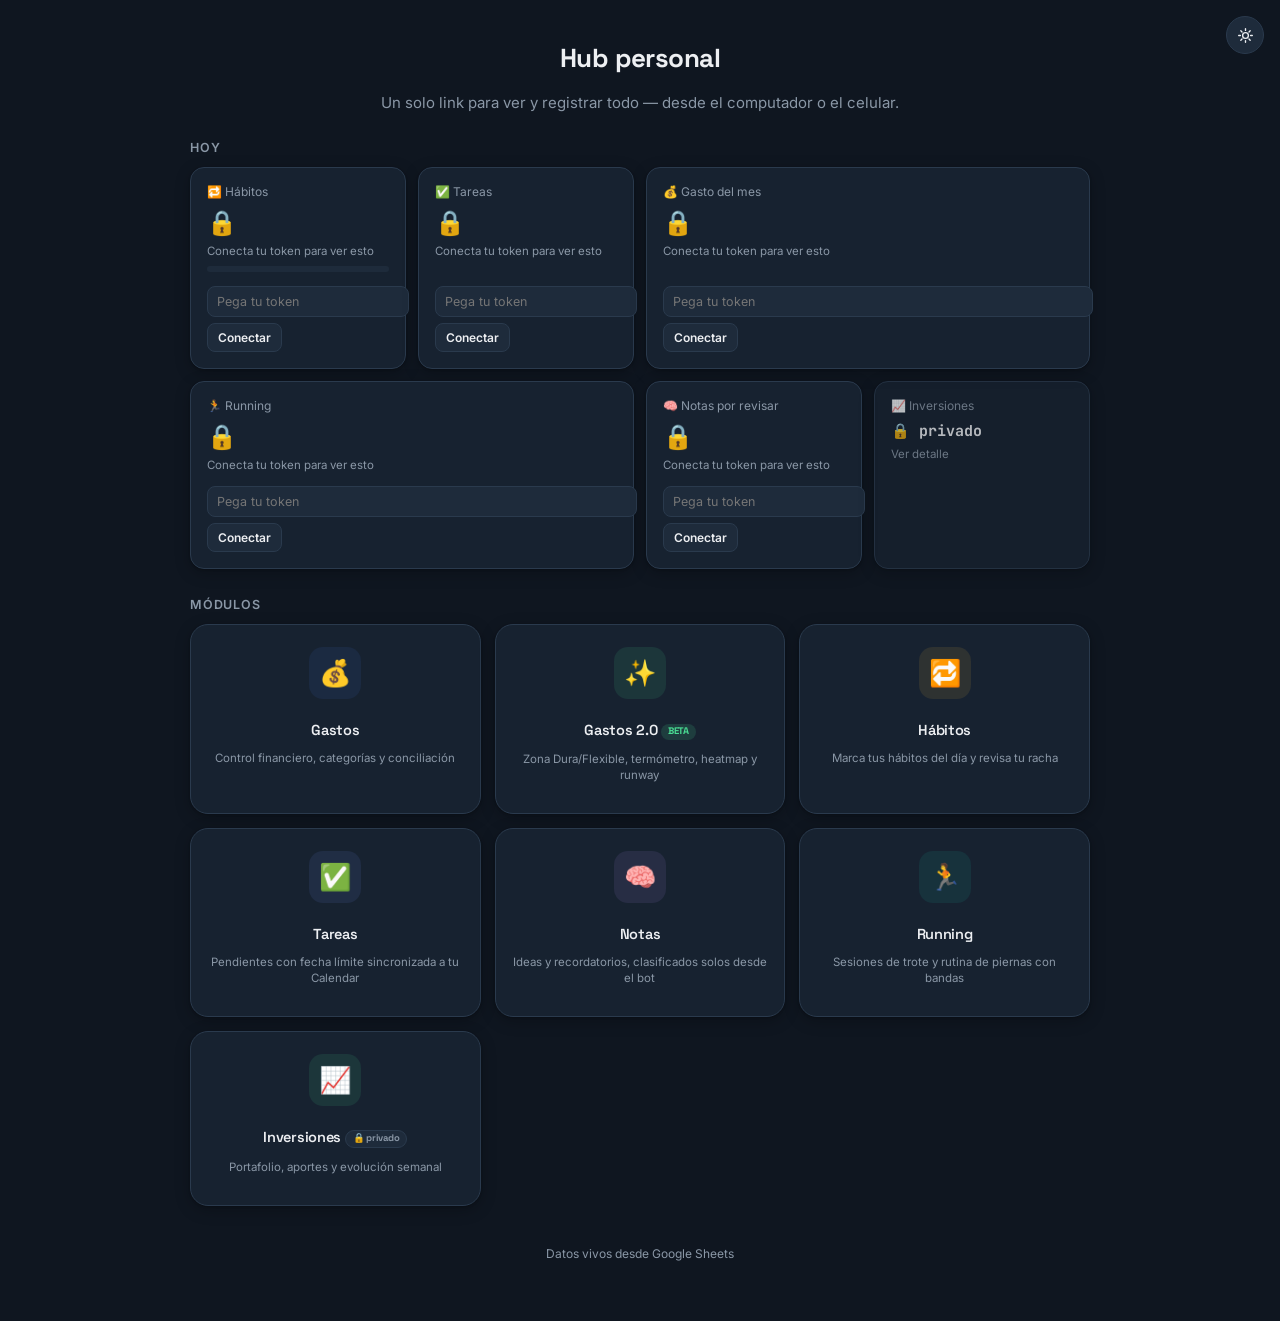
<file: index.html>
<!DOCTYPE html>
<html lang="es">
<head>
<meta charset="UTF-8">
<meta name="viewport" content="width=device-width, initial-scale=1.0">
<link rel="apple-touch-icon" href="icono-hub-180.png">
<meta name="apple-mobile-web-app-title" content="Hub personal">
<meta name="apple-mobile-web-app-capable" content="yes">
<title>Hub personal — Sebastián</title>
<link rel="preconnect" href="https://fonts.googleapis.com">
<link href="https://fonts.googleapis.com/css2?family=Space+Grotesk:wght@500;700&family=Inter:wght@400;500;600;700&family=JetBrains+Mono:wght@400;500;600;700&display=swap" rel="stylesheet">
<link rel="stylesheet" href="hub.css">
<script>
  (function(){
    var guardado = localStorage.getItem('tema-dashboard') || 'dark';
    document.documentElement.setAttribute('data-theme', guardado);
  })();
</script>
<style>
  /* Estilos propios de esta página — el resto (tarjeta, btn, badge, barra,
     tipografía, colores) ya viene de hub.css */
  body{
    max-width:100%; padding:24px 16px 60px;
    margin:0; background:var(--bg); color:var(--text);
    transition:background .2s ease, color .2s ease;
  }
  .wrap{ max-width:900px; margin:0 auto; }
  .theme-toggle{ position:fixed; top:16px; right:16px; z-index:10; }

  header.hub-header{ text-align:center; margin-bottom:28px; }
  header.hub-header h1{ font-size:26px; font-weight:700; }
  header.hub-header p{ color:var(--muted); font-size:15px; margin-top:6px; }

  .seccion-label{
    font-size:12.5px; color:var(--muted); text-transform:uppercase;
    letter-spacing:.06em; margin:28px 0 12px; font-weight:600;
  }

  /* ---- Bento "Hoy" ---- */
  .bento{
    display:grid;
    grid-template-columns: repeat(2, 1fr);
    gap:12px;
  }
  @media(min-width:640px){
    .bento{ grid-template-columns: repeat(4, 1fr); }
    .bento .span2{ grid-column: span 2; }
  }
  .bento-tarjeta{ display:flex; flex-direction:column; gap:8px; min-height:118px; }
  .bento-titulo{ font-size:12px; color:var(--muted); display:flex; align-items:center; gap:6px; }
  .bento-cifra{ font-size:24px; font-weight:700; font-family:var(--fuente-numeros); font-variant-numeric:tabular-nums; }
  .bento-sub{ font-size:11.5px; color:var(--muted); margin-top:-2px; }
  .bento-tarjeta.bloqueada{ opacity:.75; }
  .bento-tarjeta a.bento-link{ text-decoration:none; color:inherit; display:flex; flex-direction:column; gap:8px; height:100%; }

  .conectar{ margin-top:6px; }
  .conectar input{ font-size:12.5px; padding:7px 9px; margin-bottom:6px; }
  .conectar .btn{ font-size:12px; padding:6px 10px; width:auto; }

  /* ---- Grilla de accesos (igual que antes) ---- */
  .grid{
    width:100%;
    display:grid;
    grid-template-columns:repeat(2, 1fr);
    gap:14px;
  }
  @media(min-width:560px){ .grid{ grid-template-columns:repeat(3, 1fr); } }

  a.card{
    display:flex; flex-direction:column; align-items:center; text-align:center; gap:10px;
    background:var(--surface); border:1px solid var(--border); border-radius:18px;
    padding:22px 14px 18px; text-decoration:none; color:var(--text);
    box-shadow:var(--sombra); transition:transform .12s ease, box-shadow .12s ease, border-color .12s ease;
  }
  a.card:active{ transform:scale(0.97); }
  a.card:hover{ box-shadow:0 6px 18px rgba(0,0,0,0.10); border-color:var(--acento); transform:translateY(-2px); }
  .icon{
    font-size:26px; width:52px; height:52px; border-radius:14px;
    display:flex; align-items:center; justify-content:center;
  }
  .icon.gastos{background:rgba(62,111,217,0.10);}
  .icon.running{background:rgba(20,184,166,0.10);}
  .icon.gastos2{background:rgba(74,222,148,0.10);}
  .icon.habitos{background:rgba(245,185,66,0.10);}
  .icon.tareas{background:rgba(108,142,239,0.10);}
  .icon.notas{background:rgba(177,140,245,0.10);}
  .icon.inversiones{background:rgba(74,222,148,0.10);}
  .card-body h2{ font-size:14.5px; font-weight:600; line-height:1.25; }
  .card-body p{ font-size:11.5px; color:var(--muted); margin-top:4px; line-height:1.35; }
  .badge-beta,.badge-privado{
    display:inline-block; font-size:9.5px; font-weight:700; padding:2px 7px;
    border-radius:20px; margin-top:2px; vertical-align:middle;
  }
  .badge-beta{ color:var(--ok); background:var(--ok-suave); }
  .badge-privado{ color:var(--muted); background:var(--surface-2); border:1px solid var(--border); }

  footer{ margin-top:40px; font-size:12px; color:var(--muted); text-align:center; }
</style>
<link rel="manifest" href="manifest.json">
<meta name="theme-color" content="#0F1620">
</head>
<body>
  <button class="btn-icono theme-toggle" id="theme-toggle" aria-label="Cambiar tema"></button>

  <div class="wrap">
    <header class="hub-header">
      <h1>Hub personal</h1>
      <p>Un solo link para ver y registrar todo — desde el computador o el celular.</p>
    </header>

    <div class="seccion-label">Hoy</div>
    <div class="bento">

      <!-- HÁBITOS -->
      <div class="tarjeta bento-tarjeta">
        <a class="bento-link" href="habitos/">
          <div class="bento-titulo">🔁 Hábitos</div>
          <div class="bento-cifra" id="habitosCifra">—</div>
          <div class="bento-sub" id="habitosSub">Cargando…</div>
          <div class="barra"><div class="barra-fill" id="habitosBarra" style="width:0%"></div></div>
        </a>
        <div class="conectar" id="habitosConectar" style="display:none;">
          <input type="text" id="habitosTokenInput" placeholder="Pega tu token">
          <button class="btn" id="habitosTokenBtn">Conectar</button>
        </div>
      </div>

      <!-- TAREAS -->
      <div class="tarjeta bento-tarjeta">
        <a class="bento-link" href="tareas/">
          <div class="bento-titulo">✅ Tareas</div>
          <div class="bento-cifra" id="tareasCifra">—</div>
          <div class="bento-sub" id="tareasSub">Cargando…</div>
        </a>
        <div class="conectar" id="tareasConectar" style="display:none;">
          <input type="text" id="tareasTokenInput" placeholder="Pega tu token">
          <button class="btn" id="tareasTokenBtn">Conectar</button>
        </div>
      </div>

      <!-- GASTO DEL MES -->
      <div class="tarjeta bento-tarjeta span2">
        <a class="bento-link" href="gastos/">
          <div class="bento-titulo">💰 Gasto del mes</div>
          <div class="bento-cifra" id="gastoCifra">—</div>
          <div class="bento-sub" id="gastoSub">Cargando…</div>
        </a>
        <div class="conectar" id="gastoConectar" style="display:none;">
          <input type="text" id="gastoTokenInput" placeholder="Pega tu token">
          <button class="btn" id="gastoTokenBtn">Conectar</button>
        </div>
      </div>

      <!-- RUNNING -->
      <div class="tarjeta bento-tarjeta span2">
        <a class="bento-link" href="running/">
          <div class="bento-titulo">🏃 Running</div>
          <div class="bento-cifra" id="runningCifra">—</div>
          <div class="bento-sub" id="runningSub">Cargando…</div>
        </a>
        <div class="conectar" id="runningConectar" style="display:none;">
          <input type="text" id="runningTokenInput" placeholder="Pega tu token">
          <button class="btn" id="runningTokenBtn">Conectar</button>
        </div>
      </div>

      <!-- NOTAS SIN CLASIFICAR (enlace entre módulos: Notas → Tareas) -->
      <div class="tarjeta bento-tarjeta">
        <a class="bento-link" href="notas/">
          <div class="bento-titulo">🧠 Notas por revisar</div>
          <div class="bento-cifra" id="notasCifra">—</div>
          <div class="bento-sub" id="notasSub">Cargando…</div>
        </a>
        <div class="conectar" id="notasConectar" style="display:none;">
          <input type="text" id="notasTokenInput" placeholder="Pega tu token">
          <button class="btn" id="notasTokenBtn">Conectar</button>
        </div>
      </div>

      <!-- INVERSIONES (queda bloqueada a propósito) -->
      <div class="tarjeta bento-tarjeta bloqueada">
        <a class="bento-link" href="inversiones/">
          <div class="bento-titulo">📈 Inversiones</div>
          <div class="bento-cifra" style="font-size:15px;">🔒 privado</div>
          <div class="bento-sub">Ver detalle</div>
        </a>
      </div>

    </div>

    <div class="seccion-label">Módulos</div>
    <div class="grid">
      <a class="card" href="gastos/">
        <div class="icon gastos">💰</div>
        <div class="card-body"><h2>Gastos</h2><p>Control financiero, categorías y conciliación</p></div>
      </a>
      <a class="card" href="gastos/gastos2.html">
        <div class="icon gastos2">✨</div>
        <div class="card-body"><h2>Gastos 2.0 <span class="badge-beta">BETA</span></h2><p>Zona Dura/Flexible, termómetro, heatmap y runway</p></div>
      </a>
      <a class="card" href="habitos/">
        <div class="icon habitos">🔁</div>
        <div class="card-body"><h2>Hábitos</h2><p>Marca tus hábitos del día y revisa tu racha</p></div>
      </a>
      <a class="card" href="tareas/">
        <div class="icon tareas">✅</div>
        <div class="card-body"><h2>Tareas</h2><p>Pendientes con fecha límite sincronizada a tu Calendar</p></div>
      </a>
      <a class="card" href="notas/">
        <div class="icon notas">🧠</div>
        <div class="card-body"><h2>Notas</h2><p>Ideas y recordatorios, clasificados solos desde el bot</p></div>
      </a>
      <a class="card" href="running/">
        <div class="icon running">🏃</div>
        <div class="card-body"><h2>Running</h2><p>Sesiones de trote y rutina de piernas con bandas</p></div>
      </a>
      <a class="card" href="inversiones/">
        <div class="icon inversiones">📈</div>
        <div class="card-body"><h2>Inversiones <span class="badge-privado">🔒 privado</span></h2><p>Portafolio, aportes y evolución semanal</p></div>
      </a>
    </div>

    <footer>Datos vivos desde Google Sheets</footer>
  </div>

<script>
  // ---------- Tema claro/oscuro ----------
  var ICONO_SOL = '<svg viewBox="0 0 20 20" fill="none" stroke="currentColor" stroke-width="1.6" stroke-linecap="round"><circle cx="10" cy="10" r="3.4"/><path d="M10 2v2M10 16v2M18 10h-2M4 10H2M15.5 4.5l-1.4 1.4M5.9 14.1l-1.4 1.4M15.5 15.5l-1.4-1.4M5.9 5.9L4.5 4.5"/></svg>';
  var ICONO_LUNA = '<svg viewBox="0 0 20 20" fill="none" stroke="currentColor" stroke-width="1.6" stroke-linecap="round" stroke-linejoin="round"><path d="M16.5 12.3A7 7 0 018 3.5a7 7 0 106.9 8.8 6.9 6.9 0 011.6 0z"/></svg>';
  var btnTema = document.getElementById('theme-toggle');
  function aplicarTema(t){
    document.documentElement.setAttribute('data-theme', t);
    btnTema.innerHTML = t === 'light' ? ICONO_LUNA : ICONO_SOL;
    localStorage.setItem('tema-dashboard', t);
  }
  aplicarTema(document.documentElement.getAttribute('data-theme') || 'dark');
  btnTema.addEventListener('click', function(){
    aplicarTema((document.documentElement.getAttribute('data-theme') || 'dark') === 'light' ? 'dark' : 'light');
  });

  // ---------- Utilidades de fecha ----------
  function hoyISO(){
    var d = new Date();
    return d.getFullYear() + '-' + String(d.getMonth()+1).padStart(2,'0') + '-' + String(d.getDate()).padStart(2,'0');
  }
  function parseFechaGastos(str){
    if(!str) return null;
    var s = String(str).trim();
    var m = s.match(/^(\d{4})-(\d{1,2})-(\d{1,2})/);
    if(m) return new Date(Number(m[1]), Number(m[2])-1, Number(m[3]));
    m = s.match(/(\d{1,2})[\/\-](\d{1,2})[\/\-](\d{4})/);
    if(m) return new Date(Number(m[3]), Number(m[2])-1, Number(m[1]));
    return null;
  }
  function fmt(n){ return '$' + Math.round(Number(n)||0).toLocaleString('es-CL'); }

  // ═══════════════ HÁBITOS + TAREAS (mismo backend, Sistema Personal) ═══════════════
  const SP_URL = 'https://script.google.com/macros/s/AKfycbx3lZ_F9YFewjjnvCPxvYYUzhghUbK5aeNX1yUhIyKA1JDZo6Jx7UjGVK0yW_pdUERm/exec';
  const SP_TOKEN_KEY = 'sistemapersonal_webhook_token';

  function habilitarConectar(prefijo, alConectar){
    document.getElementById(prefijo + 'Conectar').style.display = 'block';
    document.getElementById(prefijo + 'Sub').textContent = 'Conecta tu token para ver esto';
    document.getElementById(prefijo + 'Cifra').textContent = '🔒';
    document.getElementById(prefijo + 'TokenBtn').addEventListener('click', function(){
      var val = document.getElementById(prefijo + 'TokenInput').value.trim();
      if(!val) return;
      localStorage.setItem(SP_TOKEN_KEY, val);
      document.getElementById(prefijo + 'Conectar').style.display = 'none';
      alConectar();
    });
  }

  function cargarSistemaPersonal(){
    var token = localStorage.getItem(SP_TOKEN_KEY) || '';
    if(!token){
      habilitarConectar('habitos', cargarSistemaPersonal);
      habilitarConectar('tareas', cargarSistemaPersonal);
      habilitarConectar('notas', cargarSistemaPersonal);
      return;
    }
    fetch(SP_URL + '?action=data&token=' + encodeURIComponent(token))
      .then(r => r.json())
      .then(json => {
        if(!json.ok) throw new Error(json.error || 'Token inválido');
        pintarHabitos(json.config || [], json.registros || []);
        pintarTareas(json.tareas || []);
        pintarNotas(json.notas || []);
      })
      .catch(err => {
        document.getElementById('habitosSub').textContent = 'No se pudo cargar';
        document.getElementById('tareasSub').textContent = 'No se pudo cargar';
        document.getElementById('notasSub').textContent = 'No se pudo cargar';
      });
  }

  function pintarHabitos(config, registros){
    var hoy = hoyISO();
    function estadoDe(habito, fecha){
      var r = registros.find(x => x.Habito === habito && x.Fecha === fecha);
      return r ? (r.Cumplido === true || r.Cumplido === 'TRUE') : false;
    }
    var total = config.length;
    var hechos = config.filter(h => estadoDe(h.Habito, hoy)).length;
    document.getElementById('habitosCifra').textContent = hechos + '/' + total;
    document.getElementById('habitosSub').textContent = total ? (hechos === total ? '¡Todos listos! 🎉' : (total - hechos) + ' pendientes hoy') : 'Sin hábitos configurados';
    document.getElementById('habitosBarra').style.width = (total ? Math.round(hechos/total*100) : 0) + '%';
  }

  function pintarTareas(tareas){
    var hoy = hoyISO();
    var pendientes = tareas.filter(t => t.Estado !== 'Hecho');
    var vencidas = pendientes.filter(t => t.FechaLimite && t.FechaLimite < hoy).length;
    document.getElementById('tareasCifra').textContent = pendientes.length;
    document.getElementById('tareasSub').textContent = vencidas > 0
      ? (vencidas + ' vencida' + (vencidas === 1 ? '' : 's'))
      : (pendientes.length ? 'Pendientes al día' : 'Sin pendientes 🎉');
  }

  // "Sin clasificar" = quedaron en el cajón genérico "Nota" (no matchearon
  // ninguna palabra clave de Idea/Recordatorio/Referencia) — son las que más
  // vale la pena revisar, porque el clasificador no supo qué hacer con ellas.
  function pintarNotas(notas){
    function archivada(n){ return n.Archivada === true || n.Archivada === 'TRUE'; }
    var sinClasificar = notas.filter(n => !archivada(n) && (!n.Tipo || n.Tipo === 'Nota'));
    document.getElementById('notasCifra').textContent = sinClasificar.length;
    if(sinClasificar.length === 0){
      document.getElementById('notasSub').textContent = 'Todo clasificado 🎉';
      return;
    }
    var ultima = sinClasificar[sinClasificar.length - 1];
    var texto = (ultima.Texto || '').slice(0, 44);
    document.getElementById('notasSub').textContent = 'Última: "' + texto + (ultima.Texto && ultima.Texto.length > 44 ? '…' : '') + '"';
  }

  cargarSistemaPersonal();

  // ═══════════════ GASTO DEL MES (endpoint protegido con token, ya no CSV público) ═══════════════
  const GASTOS_URL = 'https://script.google.com/macros/s/AKfycbxvN2rvCP5jt7xWkcpEsHjokcMoUGFuWsNncUs26oqdAmfrTR_t-MtkYn8TsUz-9pVyjw/exec';
  const GASTOS_TOKEN_KEY = 'gastos_dashboard_token';

  function cargarGasto(){
    var token = localStorage.getItem(GASTOS_TOKEN_KEY) || '';
    if(!token){
      document.getElementById('gastoConectar').style.display = 'block';
      document.getElementById('gastoSub').textContent = 'Conecta tu token para ver esto';
      document.getElementById('gastoCifra').textContent = '🔒';
      document.getElementById('gastoTokenBtn').addEventListener('click', function(){
        var val = document.getElementById('gastoTokenInput').value.trim();
        if(!val) return;
        localStorage.setItem(GASTOS_TOKEN_KEY, val);
        document.getElementById('gastoConectar').style.display = 'none';
        cargarGasto();
      });
      return;
    }
    fetch(GASTOS_URL, {
      method: 'POST',
      body: JSON.stringify({ accion: 'datosProtegidos', secreto: token })
    })
      .then(r => r.json())
      .then(json => {
        if(!json.ok) throw new Error(json.error || 'Token inválido');
        var hoy = new Date();
        var gastoMes = 0, n = 0;
        (json.movimientos || []).forEach(function(m){
          var f = parseFechaGastos(m['Fecha']);
          if(!f || f.getMonth() !== hoy.getMonth() || f.getFullYear() !== hoy.getFullYear()) return;
          if(m['Tipo'] !== 'Gasto') return;
          var monto = Number(String(m['Monto']||'').replace(/[^\d.-]/g,'')) || 0;
          gastoMes += monto; n++;
        });
        document.getElementById('gastoCifra').textContent = fmt(gastoMes);
        document.getElementById('gastoSub').textContent = n + ' movimiento' + (n===1?'':'s') + ' este mes';
      })
      .catch(err => {
        document.getElementById('gastoSub').textContent = 'No se pudo cargar';
      });
  }
  cargarGasto();

  // ═══════════════ RUNNING ═══════════════
  const RUN_URL = 'https://script.google.com/macros/s/AKfycbz9X2EgL1bW6wyiX0aeBcFE0sHde8ryGTur6bSwvVl9rhGYRymncAX0YAWUyHEDlyzOhA/exec';
  const RUN_TOKEN_KEY = 'running_webhook_token';
  const FECHA_CARRERA = new Date('2026-10-18T00:00:00');

  function cargarRunning(){
    var token = localStorage.getItem(RUN_TOKEN_KEY) || '';
    if(!token){
      document.getElementById('runningConectar').style.display = 'block';
      document.getElementById('runningSub').textContent = 'Conecta tu token para ver esto';
      document.getElementById('runningCifra').textContent = '🔒';
      document.getElementById('runningTokenBtn').addEventListener('click', function(){
        var val = document.getElementById('runningTokenInput').value.trim();
        if(!val) return;
        localStorage.setItem(RUN_TOKEN_KEY, val);
        document.getElementById('runningConectar').style.display = 'none';
        cargarRunning();
      });
      return;
    }
    fetch(RUN_URL + '?action=data&token=' + encodeURIComponent(token))
      .then(r => r.json())
      .then(json => {
        if(!json.ok) throw new Error(json.error || 'Token inválido');
        var hist = (json.historial || [])
          .map(h => ({...h, _fecha: new Date(h['Fecha'])}))
          .filter(h => !isNaN(h._fecha))
          .sort((a,b) => a._fecha - b._fecha);
        var hoy = new Date(); hoy.setHours(0,0,0,0);
        var dias = Math.round((FECHA_CARRERA - hoy) / 86400000);
        document.getElementById('runningCifra').textContent = (dias >= 0 ? dias + ' días' : 'Ya pasó');
        if(hist.length){
          var u = hist[hist.length - 1];
          document.getElementById('runningSub').textContent = 'Última: ' + (u['Distancia (km)'] || '—') + ' km' + (u['Ritmo'] ? ' a ' + u['Ritmo'] + '/km' : '');
        } else {
          document.getElementById('runningSub').textContent = 'para la carrera del 18-oct';
        }
      })
      .catch(err => {
        document.getElementById('runningSub').textContent = 'No se pudo cargar';
      });
  }
  cargarRunning();
</script>
<script>
  if('serviceWorker' in navigator){
    window.addEventListener('load', function(){
      navigator.serviceWorker.register('sw.js').catch(function(){});
    });
  }
</script>
</body>
</html>
</file>
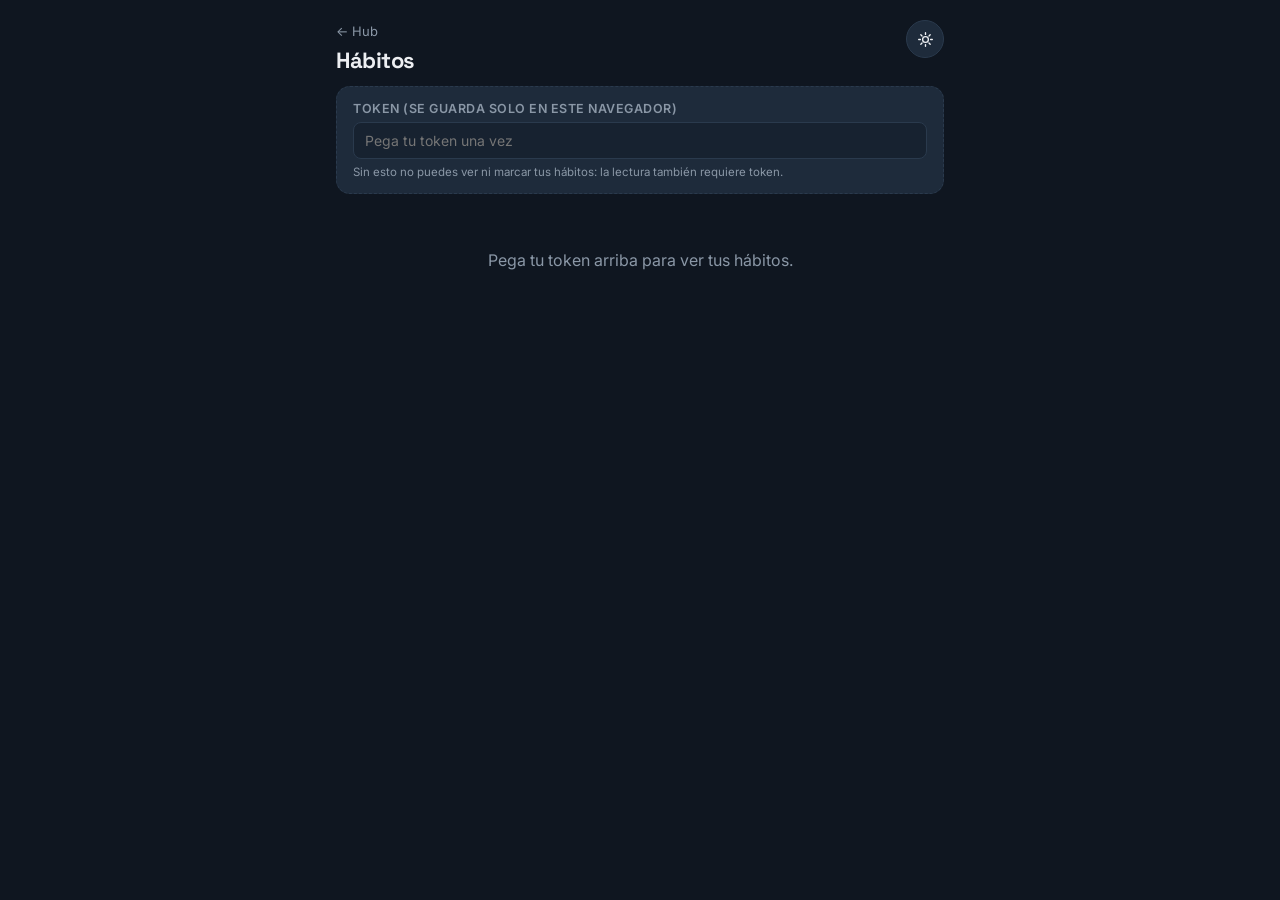
<file: habitos/index.html>
<!DOCTYPE html>
<html lang="es">
<head>
<meta charset="UTF-8">
<meta name="viewport" content="width=device-width, initial-scale=1.0">
<link rel="apple-touch-icon" href="../icono-hub-180.png">
<meta name="apple-mobile-web-app-title" content="Hábitos">
<meta name="apple-mobile-web-app-capable" content="yes">
<title>Hábitos — Hub personal</title>
<link rel="preconnect" href="https://fonts.googleapis.com">
<link href="https://fonts.googleapis.com/css2?family=Space+Grotesk:wght@500;700&family=Inter:wght@400;500;600;700&family=JetBrains+Mono:wght@400;500;600;700&display=swap" rel="stylesheet">
<link rel="stylesheet" href="../hub.css">
<script>
  (function(){
    var guardado = localStorage.getItem('tema-dashboard') || 'dark';
    document.documentElement.setAttribute('data-theme', guardado);
  })();
</script>
<style>
  :root{
    --bg:#0F1620;
    --surface:#172230;
    --surface-2:#1E2B3B;
    --border:#2A3A4D;
    --text:#EDEFF2;
    --muted:#8A97A6;
    --green:#4ADE94;
    --amber:#F5B942;
    --red:#F0654E;
    --blue:#6C8EEF;
    --teal:#2DD4BF;
    --accent:var(--blue);
    --card:var(--surface);
    --text-secondary:var(--muted);
  }
  :root[data-theme="light"]{
    --bg:#FAF7F2;
    --surface:#FFFFFF;
    --surface-2:#F1ECE3;
    --border:#E4DDD0;
    --text:#2B2621;
    --muted:#8C8072;
    --green:#1FA967;
    --amber:#C98A1F;
    --red:#D3392A;
    --blue:#3F63D1;
    --teal:#1F9E8C;
  }
  *{box-sizing:border-box;margin:0;padding:0;}
  body{
    font-family:var(--fuente-cuerpo),-apple-system,BlinkMacSystemFont,"Segoe UI",Roboto,Helvetica,Arial,sans-serif;
    background:var(--bg);
    color:var(--text);
    padding-bottom:60px;
    transition:background .2s ease, color .2s ease;
  }
  h1,h2,h3{font-family:var(--fuente-titulo);}
  .mono{font-family:var(--fuente-numeros),monospace;}
  .theme-toggle{
    width:38px; height:38px; border-radius:20px; border:1px solid var(--border);
    background:var(--surface-2); display:flex; align-items:center; justify-content:center;
    color:var(--text); cursor:pointer; flex-shrink:0;
  }
  .theme-toggle svg{width:17px;height:17px;}
  header{
    padding:20px 16px 12px; max-width:640px; margin:0 auto;
    display:flex; justify-content:space-between; align-items:flex-start; gap:12px;
  }
  header a.back{color:var(--text-secondary); text-decoration:none; font-size:13px;}
  header h1{font-size:22px; font-weight:700; margin-top:6px;}
  main{max-width:640px; margin:0 auto; padding:0 16px 16px;}

  .franja{
    display:grid; grid-template-columns:1fr 1fr;
    background:var(--surface); border:1px solid var(--border); border-radius:14px;
    margin-bottom:18px; overflow:hidden;
  }
  .franja-item{padding:16px 18px; border-left:1px solid var(--border);}
  .franja-item:first-child{border-left:none;}
  .franja-label{font-size:12px; text-transform:uppercase; letter-spacing:.06em; color:var(--muted); margin-bottom:6px;}
  .franja-value{font-family:var(--fuente-numeros),monospace; font-size:22px; font-weight:700;}

  .card{background:var(--card); border:1px solid var(--border); border-radius:14px; padding:14px 16px; margin-bottom:12px;}

  .habito-row{display:flex; align-items:center; gap:12px; padding:10px 0;}
  .habito-row + .habito-row{border-top:1px solid var(--border);}
  .check{
    width:28px; height:28px; min-width:28px; border-radius:8px; border:2px solid var(--border);
    background:var(--surface-2); cursor:pointer; display:flex; align-items:center; justify-content:center;
    color:#fff; font-size:15px; transition:background .15s ease, border-color .15s ease; flex-shrink:0;
  }
  .check.hecho{background:var(--green); border-color:var(--green);}
  .check.cargando{opacity:.5; pointer-events:none;}
  .habito-info{flex:1; min-width:0;}
  .habito-nombre{font-size:14.5px; font-weight:600;}
  .habito-cat{font-size:11.5px; color:var(--muted); margin-top:1px;}
  .racha{font-size:12px; color:var(--amber); font-weight:700; white-space:nowrap;}
  .racha.cero{color:var(--muted); font-weight:600;}
  .archivar-btn{
    background:none; border:none; color:var(--muted); font-size:12px; cursor:pointer;
    padding:4px 2px; margin-left:4px; flex-shrink:0; white-space:nowrap;
  }
  .archivar-btn:hover{color:var(--red);}

  .dias-grid{display:grid; grid-template-columns:repeat(7,1fr); gap:4px; margin-top:8px;}
  .dia-dot{aspect-ratio:1; border-radius:4px; background:var(--surface-2); border:1px solid var(--border);}
  .dia-dot.hecho{background:var(--green); border-color:var(--green);}
  .dias-labels{display:grid; grid-template-columns:repeat(7,1fr); gap:4px; margin-top:6px; font-size:9.5px; color:var(--muted); text-align:center;}

  .settings-card{background:var(--surface-2); border:1px dashed var(--border); border-radius:14px; padding:14px 16px; margin-bottom:16px; font-size:13px;}
  .settings-card label{font-size:12.5px; font-weight:600; color:var(--text-secondary); display:block; margin-bottom:6px;}
  .settings-card input{
    width:100%; font-size:14px; padding:9px 11px; border-radius:8px; border:1px solid var(--border);
    background:var(--card); color:var(--text);
  }
  .settings-hint{font-size:11.5px; color:var(--muted); margin-top:6px;}

  .add-btn{
    font-size:14px; font-weight:600; padding:10px 14px; border-radius:8px; border:1px dashed var(--border);
    background:var(--surface-2); color:var(--text-secondary); cursor:pointer; width:100%;
  }
  .add-btn.primario{background:var(--accent); color:#fff; border:none; flex:1;}
  .add-btn.secundario{background:none; border:1px solid var(--border); color:var(--text-secondary); flex:1;}
  #formAgregar label{font-size:12.5px; font-weight:600; color:var(--text-secondary); display:block; margin:10px 0 4px;}
  #formAgregar input{
    width:100%; font-size:14px; padding:9px 11px; border-radius:8px; border:1px solid var(--border);
    background:var(--surface-2); color:var(--text);
  }
  .form-botones{display:flex; gap:8px; margin-top:14px;}

  .loading{text-align:center; color:var(--text-secondary); padding:40px 0;}
  .msg{font-size:12.5px; margin-top:10px; text-align:center;}
  .msg.err{color:var(--red);}
  .msg.ok{color:var(--green);}
</style>
<link rel="manifest" href="../manifest.json">
<meta name="theme-color" content="#0F1620">
</head>
<body>
  <header>
    <div>
      <a class="back" href="../">← Hub</a>
      <h1>Hábitos</h1>
    </div>
    <button class="theme-toggle" id="theme-toggle" aria-label="Cambiar tema"></button>
  </header>

  <main>
    <div id="settingsCard" class="settings-card" style="display:none;">
      <label>Token (se guarda solo en este navegador)</label>
      <input type="text" id="tokenInput" placeholder="Pega tu token una vez">
      <div class="settings-hint">Sin esto no puedes ver ni marcar tus hábitos: la lectura también requiere token.</div>
    </div>

    <div id="loading" class="loading">Cargando…</div>

    <div id="contenido" style="display:none;">
      <div class="franja">
        <div class="franja-item">
          <div class="franja-label">Hoy</div>
          <div class="franja-value mono"><span id="hoyCumplidos">0</span>/<span id="hoyTotal">0</span></div>
        </div>
        <div class="franja-item">
          <div class="franja-label">Mejor racha activa</div>
          <div class="franja-value mono" id="mejorRacha">0</div>
        </div>
      </div>

      <div class="card" id="listaHabitos"></div>

      <div class="card" id="formAgregar">
        <div id="agregarCerrado">
          <button class="add-btn" id="btnAbrirAgregar">+ Agregar hábito</button>
        </div>
        <div id="agregarAbierto" style="display:none;">
          <label>Nombre del hábito</label>
          <input type="text" id="nuevoNombre" placeholder="Ej: Leer 20 minutos">
          <label>Categoría (opcional)</label>
          <input type="text" id="nuevaCategoria" placeholder="Ej: Bienestar">
          <div class="form-botones">
            <button class="add-btn secundario" id="btnCancelarAgregar">Cancelar</button>
            <button class="add-btn primario" id="btnGuardarAgregar">Guardar</button>
          </div>
        </div>
      </div>

      <div id="mensajeGlobal" class="msg"></div>
    </div>
  </main>

<script>
const WEBHOOK_URL = 'https://script.google.com/macros/s/AKfycbx3lZ_F9YFewjjnvCPxvYYUzhghUbK5aeNX1yUhIyKA1JDZo6Jx7UjGVK0yW_pdUERm/exec';
const TOKEN_KEY = 'sistemapersonal_webhook_token';
const DIAS_GRID = 7;

let DATA = { config: [], registros: [] };

// Escapa texto antes de insertarlo como HTML: el nombre/categoría de un hábito
// es texto libre que tú escribes, así que nunca debe poder ejecutar código.
function esc(s){
  return String(s == null ? '' : s)
    .replace(/&/g,'&amp;').replace(/</g,'&lt;').replace(/>/g,'&gt;')
    .replace(/"/g,'&quot;').replace(/'/g,'&#39;');
}

// ---------- Tema claro/oscuro ----------
const ICONO_SOL = '<svg viewBox="0 0 20 20" fill="none" stroke="currentColor" stroke-width="1.6" stroke-linecap="round"><circle cx="10" cy="10" r="3.4"/><path d="M10 2v2M10 16v2M18 10h-2M4 10H2M15.5 4.5l-1.4 1.4M5.9 14.1l-1.4 1.4M15.5 15.5l-1.4-1.4M5.9 5.9L4.5 4.5"/></svg>';
const ICONO_LUNA = '<svg viewBox="0 0 20 20" fill="none" stroke="currentColor" stroke-width="1.6" stroke-linecap="round" stroke-linejoin="round"><path d="M16.5 12.3A7 7 0 018 3.5a7 7 0 106.9 8.8 6.9 6.9 0 011.6 0z"/></svg>';
function aplicarTema(tema){
  document.documentElement.setAttribute('data-theme', tema);
  document.getElementById('theme-toggle').innerHTML = tema === 'light' ? ICONO_LUNA : ICONO_SOL;
  localStorage.setItem('tema-dashboard', tema);
}
aplicarTema(localStorage.getItem('tema-dashboard') || 'dark');
document.getElementById('theme-toggle').addEventListener('click', () => {
  const actual = document.documentElement.getAttribute('data-theme') || 'dark';
  aplicarTema(actual === 'light' ? 'dark' : 'light');
});

// ---------- Token ----------
const tokenInput = document.getElementById('tokenInput');
function getToken(){ return localStorage.getItem(TOKEN_KEY) || ''; }
function actualizarVisibilidadSettings(){
  document.getElementById('settingsCard').style.display = getToken() ? 'none' : 'block';
}
tokenInput.value = getToken();
tokenInput.addEventListener('change', () => {
  localStorage.setItem(TOKEN_KEY, tokenInput.value.trim());
  actualizarVisibilidadSettings();
  cargarDatos(); // ahora que hay token, intenta cargar
});
actualizarVisibilidadSettings();

// ---------- Fechas ----------
function hoyISO(){
  const d = new Date();
  return d.getFullYear() + '-' + String(d.getMonth()+1).padStart(2,'0') + '-' + String(d.getDate()).padStart(2,'0');
}
function fechaISO(offsetDias){
  const d = new Date();
  d.setDate(d.getDate() + offsetDias);
  return d.getFullYear() + '-' + String(d.getMonth()+1).padStart(2,'0') + '-' + String(d.getDate()).padStart(2,'0');
}
const DIAS_SEMANA = ['D','L','M','M','J','V','S'];
function labelDia(offsetDias){
  const d = new Date();
  d.setDate(d.getDate() + offsetDias);
  return DIAS_SEMANA[d.getDay()];
}

// ---------- Carga de datos ----------
async function cargarDatos(){
  const token = getToken();
  if(!token){
    document.getElementById('loading').style.display = 'block';
    document.getElementById('loading').textContent = 'Pega tu token arriba para ver tus hábitos.';
    return;
  }
  try{
    const res = await fetch(WEBHOOK_URL + '?action=data&token=' + encodeURIComponent(token));
    const json = await res.json();
    if(!json.ok) throw new Error(json.error || 'Respuesta no ok');
    DATA.config = json.config || [];
    DATA.registros = json.registros || [];
    document.getElementById('loading').style.display = 'none';
    document.getElementById('contenido').style.display = 'block';
    render();
  }catch(err){
    document.getElementById('loading').style.display = 'block';
    document.getElementById('loading').textContent = 'No se pudo cargar: ' + err.message;
  }
}

function estadoDe(habito, fecha){
  const r = DATA.registros.find(x => x.Habito === habito && x.Fecha === fecha);
  return r ? (r.Cumplido === true || r.Cumplido === 'TRUE') : false;
}

function calcularRacha(habito){
  let racha = 0;
  let offset = estadoDe(habito, hoyISO()) ? 0 : -1; // si hoy no está marcado, la racha cuenta desde ayer
  if(offset === -1 && !estadoDe(habito, fechaISO(-1))) return 0;
  while(estadoDe(habito, fechaISO(offset))){
    racha++;
    offset--;
  }
  return racha;
}

function render(){
  const hoy = hoyISO();
  const lista = document.getElementById('listaHabitos');
  lista.innerHTML = '';

  let cumplidosHoy = 0;
  let mejorRacha = 0;

  DATA.config.forEach(h => {
    const nombre = h.Habito;
    const hecho = estadoDe(nombre, hoy);
    if(hecho) cumplidosHoy++;
    const racha = calcularRacha(nombre);
    if(racha > mejorRacha) mejorRacha = racha;

    const row = document.createElement('div');
    row.className = 'habito-row';

    let diasHtml = '';
    for(let i = -(DIAS_GRID-1); i <= 0; i++){
      const fecha = fechaISO(i);
      diasHtml += `<div class="dia-dot ${estadoDe(nombre, fecha) ? 'hecho' : ''}"></div>`;
    }

    row.innerHTML = `
      <div class="check ${hecho ? 'hecho' : ''}" data-habito="${esc(nombre)}">${hecho ? '✓' : ''}</div>
      <div class="habito-info">
        <div class="habito-nombre">${esc(nombre)}</div>
        <div class="habito-cat">${esc(h.Categoria || '')}</div>
        <div class="dias-grid">${diasHtml}</div>
      </div>
      <div class="racha ${racha === 0 ? 'cero' : ''}">${racha > 0 ? '🔥 ' + racha : '—'}</div>
      <button class="archivar-btn" data-archivar="${esc(nombre)}" title="Archivar hábito">✕</button>
    `;
    lista.appendChild(row);
  });

  document.getElementById('hoyCumplidos').textContent = cumplidosHoy;
  document.getElementById('hoyTotal').textContent = DATA.config.length;
  document.getElementById('mejorRacha').textContent = mejorRacha;

  document.querySelectorAll('.check').forEach(el => {
    el.addEventListener('click', () => toggleHabito(el));
  });
  document.querySelectorAll('[data-archivar]').forEach(el => {
    el.addEventListener('click', () => archivarHabito(el.dataset.archivar));
  });
}

// ---------- Agregar hábito ----------
const btnAbrirAgregar = document.getElementById('btnAbrirAgregar');
const btnCancelarAgregar = document.getElementById('btnCancelarAgregar');
const btnGuardarAgregar = document.getElementById('btnGuardarAgregar');
const nuevoNombreInput = document.getElementById('nuevoNombre');
const nuevaCategoriaInput = document.getElementById('nuevaCategoria');

btnAbrirAgregar.addEventListener('click', () => {
  document.getElementById('agregarCerrado').style.display = 'none';
  document.getElementById('agregarAbierto').style.display = 'block';
  nuevoNombreInput.focus();
});
btnCancelarAgregar.addEventListener('click', cerrarFormAgregar);

function cerrarFormAgregar(){
  document.getElementById('agregarAbierto').style.display = 'none';
  document.getElementById('agregarCerrado').style.display = 'block';
  nuevoNombreInput.value = '';
  nuevaCategoriaInput.value = '';
}

btnGuardarAgregar.addEventListener('click', async () => {
  const token = getToken();
  const msg = document.getElementById('mensajeGlobal');
  if(!token){ msg.textContent = 'Pega tu token arriba primero.'; msg.className = 'msg err'; return; }
  const nombre = nuevoNombreInput.value.trim();
  if(!nombre){ msg.textContent = 'Escribe un nombre para el hábito.'; msg.className = 'msg err'; return; }

  btnGuardarAgregar.disabled = true;
  try{
    const params = new URLSearchParams({
      token, hoja:'habito_config', accion:'agregar', nombre, categoria: nuevaCategoriaInput.value.trim()
    });
    const res = await fetch(WEBHOOK_URL + '?' + params.toString());
    const json = await res.json();
    btnGuardarAgregar.disabled = false;
    if(json.ok){
      cerrarFormAgregar();
      msg.textContent = '✓ Hábito agregado';
      msg.className = 'msg ok';
      await cargarDatos();
    } else {
      msg.textContent = '⚠️ ' + (json.error || 'No se pudo guardar');
      msg.className = 'msg err';
    }
  }catch(err){
    btnGuardarAgregar.disabled = false;
    msg.textContent = '⚠️ No se pudo conectar.';
    msg.className = 'msg err';
  }
});

async function archivarHabito(nombre){
  const token = getToken();
  const msg = document.getElementById('mensajeGlobal');
  if(!token){ msg.textContent = 'Pega tu token arriba primero.'; msg.className = 'msg err'; return; }
  if(!confirm(`¿Archivar "${nombre}"? No se borra su historial, solo deja de mostrarse.`)) return;

  try{
    const params = new URLSearchParams({ token, hoja:'habito_config', accion:'archivar', nombre });
    const res = await fetch(WEBHOOK_URL + '?' + params.toString());
    const json = await res.json();
    if(json.ok){
      msg.textContent = '✓ Hábito archivado';
      msg.className = 'msg ok';
      await cargarDatos();
    } else {
      msg.textContent = '⚠️ ' + (json.error || 'No se pudo archivar');
      msg.className = 'msg err';
    }
  }catch(err){
    msg.textContent = '⚠️ No se pudo conectar.';
    msg.className = 'msg err';
  }
}

async function toggleHabito(el){
  const token = getToken();
  const msg = document.getElementById('mensajeGlobal');
  if(!token){
    msg.textContent = 'Pega tu token arriba antes de marcar hábitos.';
    msg.className = 'msg err';
    return;
  }
  const nombre = el.dataset.habito;
  const nuevoEstado = !el.classList.contains('hecho');
  el.classList.add('cargando');

  try{
    const params = new URLSearchParams({
      token, hoja:'habito', fecha: hoyISO(), habito: nombre, cumplido: String(nuevoEstado)
    });
    const res = await fetch(WEBHOOK_URL + '?' + params.toString());
    const json = await res.json();
    el.classList.remove('cargando');
    if(json.ok){
      // Actualiza el registro local sin recargar todo
      const existente = DATA.registros.find(x => x.Habito === nombre && x.Fecha === hoyISO());
      if(existente){ existente.Cumplido = nuevoEstado; }
      else{ DATA.registros.push({ Fecha: hoyISO(), Habito: nombre, Cumplido: nuevoEstado, Notas:'' }); }
      msg.textContent = '';
      render();
    } else {
      msg.textContent = '⚠️ ' + (json.error || 'No se pudo guardar');
      msg.className = 'msg err';
    }
  }catch(err){
    el.classList.remove('cargando');
    msg.textContent = '⚠️ No se pudo conectar.';
    msg.className = 'msg err';
  }
}

cargarDatos();
</script>
<script>
  if('serviceWorker' in navigator){
    window.addEventListener('load', function(){
      navigator.serviceWorker.register('../sw.js').catch(function(){});
    });
  }
</script>
</body>
</html>
</file>
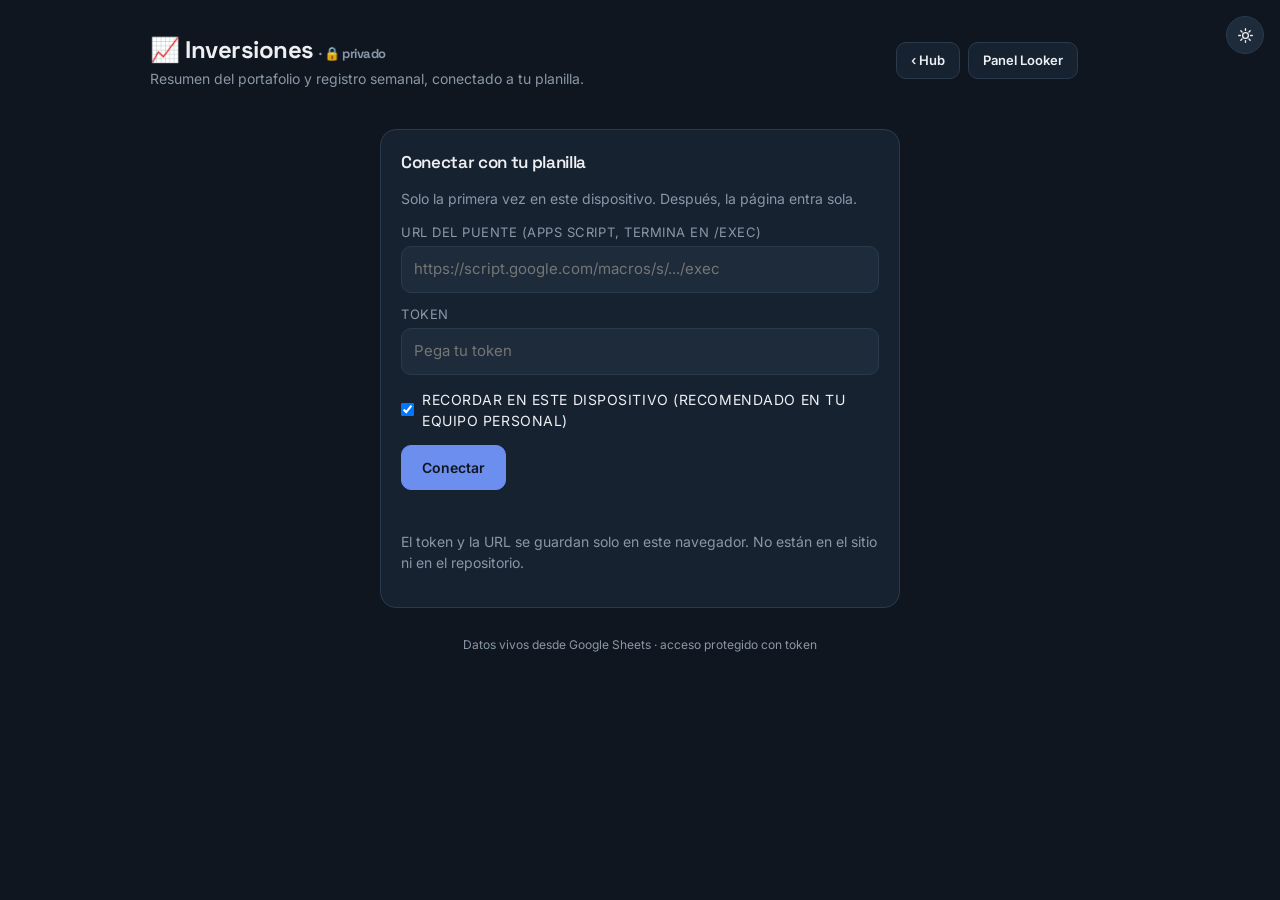
<file: inversiones/index.html>
<!DOCTYPE html>
<html lang="es">
<head>
<meta charset="UTF-8">
<meta name="viewport" content="width=device-width, initial-scale=1.0">
<meta name="robots" content="noindex, nofollow">
<link rel="apple-touch-icon" href="../icono-hub-180.png">
<title>Inversiones — Hub personal</title>
<link rel="preconnect" href="https://fonts.googleapis.com">
<link href="https://fonts.googleapis.com/css2?family=Space+Grotesk:wght@500;700&family=Inter:wght@400;500;600;700&family=JetBrains+Mono:wght@400;500;600;700&display=swap" rel="stylesheet">
<link rel="stylesheet" href="../hub.css">
<script>
  // Mismo tema (claro/oscuro) que el resto del hub
  (function(){
    var guardado = localStorage.getItem('tema-dashboard') || 'dark';
    document.documentElement.setAttribute('data-theme', guardado);
  })();
</script>
<style>
  :root{
    --bg:#0F1620; --surface:#172230; --surface-2:#1E2B3B; --border:#2A3A4D;
    --text:#EDEFF2; --muted:#8A97A6; --green:#4ADE94; --blue:#6C8EEF; --neg:#F87171;
    --on-accent:#0F1620;
  }
  :root[data-theme="light"]{
    --bg:#FAF7F2; --surface:#FFFFFF; --surface-2:#F1ECE3; --border:#E4DDD0;
    --text:#2B2621; --muted:#8C8072; --green:#1FA967; --blue:#3F63D1; --neg:#D64545;
    --on-accent:#FFFFFF;
  }
  *{box-sizing:border-box;margin:0;padding:0;}
  [hidden]{display:none !important;}
  body{
    font-family:var(--fuente-cuerpo),-apple-system,BlinkMacSystemFont,"Segoe UI",Roboto,Helvetica,Arial,sans-serif;
    background:var(--bg); color:var(--text); min-height:100vh; line-height:1.5;
    padding:24px 16px 56px; transition:background .2s ease,color .2s ease;
  }
  h1,h2,h3{font-family:var(--fuente-titulo);}
  .contenedor{max-width:980px;margin:0 auto;}
  .theme-toggle{
    position:fixed; top:16px; right:16px; width:38px; height:38px; border-radius:20px;
    border:1px solid var(--border); background:var(--surface-2); color:var(--text);
    display:flex; align-items:center; justify-content:center; cursor:pointer; z-index:10;
  }
  .theme-toggle svg{width:17px;height:17px;}
  :focus-visible{outline:2px solid var(--blue);outline-offset:2px;}

  .top{display:flex;flex-wrap:wrap;gap:12px;align-items:center;justify-content:space-between;margin:8px 52px 20px 0;}
  .top h1{font-size:24px;font-weight:700;letter-spacing:-0.02em;}
  .top p{color:var(--muted);font-size:14px;}
  .acciones{display:flex;flex-wrap:wrap;gap:8px;}
  a.btn,button.btn{
    font:inherit;font-size:13px;font-weight:600;cursor:pointer;text-decoration:none;
    padding:8px 14px;border-radius:10px;border:1px solid var(--border);
    background:var(--surface);color:var(--text);display:inline-block;
  }
  a.btn:hover,button.btn:hover{border-color:var(--blue);}
  button.principal{background:var(--blue);border-color:var(--blue);color:var(--on-accent);padding:11px 20px;font-size:14px;}
  button:disabled{opacity:.6;cursor:progress;}

  section.caja{
    background:var(--surface);border:1px solid var(--border);border-radius:16px;
    padding:20px;margin-bottom:16px;
  }
  h2{font-size:17px;font-weight:600;margin-bottom:12px;}
  h2 small{font-weight:500;color:var(--muted);font-size:12px;margin-left:6px;}
  .nota{color:var(--muted);font-size:13px;}
  .msg{min-height:1.4em;margin-top:10px;font-size:14px;}
  .msg.error{color:var(--neg);} .msg.ok{color:var(--green);}
  .pos{color:var(--green);} .neg{color:var(--neg);}

  /* ---- Conexión ---- */
  .conexion{max-width:520px;margin:40px auto;}
  .conexion p{color:var(--muted);font-size:14px;margin-bottom:14px;}
  label{display:block;font-size:13px;color:var(--muted);margin:12px 0 4px;}
  input[type=text],input[type=password],input[type=date]{
    width:100%;padding:11px 12px;border-radius:10px;border:1px solid var(--border);
    background:var(--surface-2);color:var(--text);font:inherit;font-size:15px;
  }
  .check{display:flex;gap:8px;align-items:center;margin:14px 0;color:var(--text);font-size:14px;}
  .check input{width:auto;}

  /* ---- Guía ---- */
  details.guia summary{cursor:pointer;font-size:17px;font-weight:600;}
  details.guia[open] summary{margin-bottom:12px;}
  .guia h3{font-size:15px;font-weight:700;margin:18px 0 6px;}
  .guia p,.guia li{font-size:14px;color:var(--text);}
  .guia ul,.guia ol{margin:6px 0 6px 22px;}
  .guia li{margin:4px 0;}
  .guia table{width:100%;border-collapse:collapse;margin:8px 0;font-size:13.5px;}
  .guia th,.guia td{border:1px solid var(--border);padding:8px 10px;text-align:left;vertical-align:top;}
  .guia th{background:var(--surface-2);}
  .guia .ejemplo{background:var(--surface-2);border-left:3px solid var(--blue);padding:10px 14px;border-radius:8px;margin:10px 0;font-size:14px;}
  .guia code{background:var(--surface-2);padding:1px 6px;border-radius:5px;font-size:13px;}

  /* ---- KPIs ---- */
  .kpis{display:grid;grid-template-columns:repeat(auto-fit,minmax(200px,1fr));gap:12px;}
  .kpi{background:var(--surface-2);border:1px solid var(--border);border-radius:12px;padding:12px 14px;}
  .kpi span{display:block;color:var(--muted);font-size:12.5px;}
  .kpi strong{font-size:19px;font-weight:700;font-variant-numeric:tabular-nums;font-family:var(--fuente-numeros);}

  /* ---- Gráfico ---- */
  #grafico-wrap{overflow-x:auto;padding-bottom:6px;}
  #grafico{display:block;}
  #grafico text{font-family:inherit;}

  /* ---- Tabla ---- */
  .tabla-wrap{overflow-x:auto;}
  table.datos{width:100%;border-collapse:collapse;font-size:14px;font-variant-numeric:tabular-nums;}
  table.datos th,table.datos td{padding:10px;text-align:right;border-bottom:1px solid var(--border);white-space:nowrap;}
  table.datos th:first-child,table.datos td:first-child{text-align:left;white-space:normal;}
  table.datos th{color:var(--muted);font-weight:600;font-size:12.5px;}
  table.datos tfoot td{font-weight:700;border-top:2px solid var(--border);border-bottom:none;background:var(--surface-2);}
  .barra{height:5px;background:var(--border);border-radius:3px;margin-top:5px;min-width:80px;}
  .barra i{display:block;height:100%;background:var(--blue);border-radius:3px;}

  /* ---- Formulario ---- */
  .grid-form{display:grid;grid-template-columns:repeat(auto-fit,minmax(220px,1fr));gap:4px 14px;margin-bottom:10px;}
  .bloque-form{margin:16px 0 4px;font-weight:600;font-size:14px;}
  details.aporte{margin:14px 0;border:1px solid var(--border);border-radius:12px;padding:12px 14px;}
  details.aporte summary{cursor:pointer;font-weight:600;font-size:14px;color:var(--blue);}
  .vista-previa{padding:12px 14px;border:1px dashed var(--border);border-radius:10px;margin:14px 0;font-size:14px;}

  #vista-app.oculta{filter:blur(9px);pointer-events:none;user-select:none;}
  footer{margin-top:28px;font-size:12px;color:var(--muted);text-align:center;}
</style>
<link rel="manifest" href="../manifest.json">
<meta name="theme-color" content="#0F1620">
</head>
<body>
<button class="theme-toggle" id="theme-toggle" aria-label="Cambiar tema"></button>

<div class="contenedor">
  <div class="top">
    <div>
      <h1>📈 Inversiones <span class="nota">· 🔒 privado</span></h1>
      <p>Resumen del portafolio y registro semanal, conectado a tu planilla.</p>
    </div>
    <div class="acciones">
      <a class="btn" href="../">‹ Hub</a>
      <a class="btn" href="panel.html">Panel Looker</a>
      <button class="btn" id="btn-ocultar" type="button" hidden>Ocultar montos</button>
      <button class="btn" id="btn-salir" type="button" hidden>Cerrar sesión</button>
    </div>
  </div>

  <!-- ===== CONEXIÓN (solo la primera vez en cada dispositivo) ===== -->
  <section class="caja conexion" id="vista-conexion">
    <h2>Conectar con tu planilla</h2>
    <p>Solo la primera vez en este dispositivo. Después, la página entra sola.</p>
    <label for="url">URL del puente (Apps Script, termina en /exec)</label>
    <input id="url" type="text" inputmode="url" autocomplete="off" placeholder="https://script.google.com/macros/s/.../exec">
    <label for="token">Token</label>
    <input id="token" type="password" autocomplete="current-password" placeholder="Pega tu token">
    <label class="check"><input type="checkbox" id="recordar" checked> Recordar en este dispositivo (recomendado en tu equipo personal)</label>
    <button class="btn principal" id="btn-conectar" type="button">Conectar</button>
    <div class="msg" id="msg-conexion" role="status"></div>
    <p class="nota" style="margin-top:12px">El token y la URL se guardan solo en este navegador. No están en el sitio ni en el repositorio.</p>
  </section>

  <!-- ===== APP ===== -->
  <div id="vista-app" hidden>

    <!-- Guía -->
    <section class="caja">
      <details class="guia" id="guia" open>
        <summary>📖 Guía de uso (léela la primera vez; puedes cerrarla)</summary>

        <h3>¿Qué es esta página?</h3>
        <p>Es tu panel privado de inversiones. Arriba ves cómo va tu portafolio y abajo registras, cada semana, lo que muestran tus apps. Todo se guarda en tu planilla <strong>Panel_Inversiones_v2</strong> de Google Drive: esta página solo la lee y le agrega filas.</p>

        <h3>¿Cuándo registrar?</h3>
        <ul>
          <li>Una vez por semana, idealmente los <strong>lunes</strong>, siempre a la misma hora del día para que las semanas sean comparables.</li>
          <li>La fecha debe ser <strong>posterior al último registro</strong>. No se puede repetir una fecha ni registrar hacia atrás, ni en el futuro.</li>
          <li>Si un lunes no alcanzas, registra en cuanto puedas; no pasa nada.</li>
        </ul>

        <h3>Paso a paso para registrar una semana</h3>
        <ol>
          <li><strong>Abre cada app</strong> (Fintual, BCI, Santander, APV) y anota el saldo total que muestra hoy.</li>
          <li>Ve al final de esta página, a <strong>"Registrar semana"</strong>. La fecha ya viene con la de hoy.</li>
          <li>En <strong>"Saldo actual"</strong> escribe, para cada plataforma, el saldo <em>tal como lo ves en la app</em>, en pesos. Puedes escribirlo con o sin puntos. Bajo cada campo aparece el saldo de la semana anterior como referencia.</li>
          <li>Si esta semana <strong>depositaste dinero nuevo</strong>, abre <strong>"Hice un aporte nuevo esta semana"</strong> y escribe <em>solo el monto depositado</em>, en la plataforma que corresponde. Si no depositaste nada, no toques esa sección.</li>
          <li>Revisa el recuadro <strong>"Vista previa"</strong>: muestra el total, la variación bruta, tus aportes y la variación real estimada.</li>
          <li>Presiona <strong>"Guardar en la planilla"</strong> y confirma. Verás un mensaje verde y todos los números de la página se actualizan.</li>
        </ol>

        <h3>Saldo vs. aporte: la regla</h3>
        <table>
          <tr><th>Campo</th><th>Qué escribes</th></tr>
          <tr><td><strong>Saldo actual</strong></td><td>Lo que muestra la app hoy, <em>ya incluyendo</em> cualquier depósito que hayas hecho.</td></tr>
          <tr><td><strong>Aporte</strong></td><td>Solo lo que tú depositaste esta semana, en el fondo que corresponde. Vacío si no depositaste.</td></tr>
        </table>
        <div class="ejemplo">
          <strong>Ejemplo:</strong> tu fondo PROXY mostraba $409.657 la semana pasada. Esta semana depositas $100.000 y hoy la app muestra $511.657.<br>
          Escribes: <strong>Saldo PROXY = 511657</strong> y <strong>Aporte PROXY = 100000</strong>.<br>
          La planilla calcula sola que el mercado ganó $2.000 (511.657 − 409.657 − 100.000).<br>
          <strong>Nunca sumes tú el aporte al saldo:</strong> ya viene incluido en lo que muestra la app.
        </div>

        <h3>Qué significa cada número</h3>
        <table>
          <tr><th>Número</th><th>Significado</th></tr>
          <tr><td>Total hoy</td><td>Suma de los saldos del último registro.</td></tr>
          <tr><td>Total invertido</td><td>Lo que has puesto tú: inversión inicial + todos los aportes registrados (hoja COSTO_BASE).</td></tr>
          <tr><td>Ganancia real (costo base)</td><td>Total hoy − Total invertido. Solo es confiable si el costo base inicial de la planilla está correcto.</td></tr>
          <tr><td>Desde [fecha del primer registro]</td><td>Lo que ganó o perdió el mercado desde tu primer registro, descontando los aportes posteriores. No depende del costo base histórico, por eso es el indicador más limpio para seguir semana a semana.</td></tr>
          <tr><td>% del portafolio</td><td>Peso de cada plataforma sobre el total (su saldo ÷ total hoy).</td></tr>
          <tr><td>Retorno (tabla)</td><td>Ganancia ÷ invertido de esa plataforma.</td></tr>
          <tr><td>Gráfico</td><td>Cada punto es un registro, con su monto en pesos. El eje vertical <strong>no parte de cero</strong>: guíate por los montos, no por la altura de la línea.</td></tr>
        </table>

        <h3>Mensajes que puedes ver</h3>
        <table>
          <tr><th>Mensaje</th><th>Qué hacer</th></tr>
          <tr><td>Ya existe un registro para AAAA-MM-DD</td><td>Esa fecha ya se guardó. Para corregirla, mira la sección de abajo.</td></tr>
          <tr><td>La fecha debe ser posterior al último registro</td><td>Elige una fecha más nueva que la última registrada.</td></tr>
          <tr><td>La fecha no puede ser futura</td><td>Usa la fecha de hoy o anterior (posterior al último registro).</td></tr>
          <tr><td>Token inválido</td><td>El token está mal copiado o fue regenerado. Usa "Cerrar sesión" y vuelve a conectar con el token correcto.</td></tr>
          <tr><td>Demasiados intentos</td><td>Hubo varios intentos fallidos seguidos. Espera 10 minutos.</td></tr>
          <tr><td>La tabla de aportes de COSTO_BASE está llena</td><td>Se ocuparon las 20 filas de aportes. Hay que ampliar el rango en la planilla.</td></tr>
          <tr><td>No pude conectar…</td><td>Revisa tu internet y que la URL del puente sea la correcta.</td></tr>
        </table>

        <h3>Me equivoqué en un registro: ¿cómo lo corrijo?</h3>
        <p>Esta página solo <em>agrega</em> registros; no edita los existentes. Para corregir uno:</p>
        <ol>
          <li>Abre la planilla y ve a la hoja <code>REGISTRO_SEMANAL</code>.</li>
          <li>Selecciona las columnas <strong>B a L</strong> de la fila equivocada (no toques A, M, N ni O, que tienen fórmulas) y presiona <strong>Suprimir</strong>.</li>
          <li>Si ese registro incluía un aporte, en <code>COSTO_BASE</code> borra también su fila en la tabla de aportes (columnas B a E).</li>
          <li>Vuelve aquí y registra la semana de nuevo.</li>
        </ol>

        <h3>Privacidad</h3>
        <ul>
          <li>El token y la URL quedan guardados <strong>solo en este navegador</strong> de este dispositivo. No están en el sitio ni en el repositorio.</li>
          <li>Antes de mostrar tu pantalla a alguien, usa <strong>"Ocultar montos"</strong> (arriba a la derecha).</li>
          <li>En un computador que no es tuyo, desmarca "Recordar" al conectar, o usa <strong>"Cerrar sesión"</strong> al terminar: borra el token y la URL de ese navegador.</li>
        </ul>
      </details>
    </section>

    <section class="caja">
      <h2>Estado del portafolio <small id="ult-fecha"></small></h2>
      <div class="kpis" id="kpis"></div>
    </section>

    <section class="caja">
      <h2>Evolución del total <small>montos en CLP por fecha de registro</small></h2>
      <div id="grafico-wrap"><svg id="grafico" role="img" aria-label="Evolución del total del portafolio por fecha, con el monto de cada registro"></svg></div>
      <p class="nota" id="nota-grafico"></p>
    </section>

    <section class="caja">
      <h2>Detalle por plataforma</h2>
      <div class="tabla-wrap">
        <table class="datos">
          <thead>
            <tr><th>Plataforma</th><th>Saldo</th><th>% del portafolio</th><th>Invertido</th><th>Ganancia</th><th>Retorno</th></tr>
          </thead>
          <tbody id="detalle"></tbody>
          <tfoot id="detalle-total"></tfoot>
        </table>
      </div>
    </section>

    <section class="caja">
      <h2>Registrar semana</h2>
      <div style="max-width:240px">
        <label for="fecha">Fecha del registro</label>
        <input type="date" id="fecha">
      </div>
      <p class="nota" id="nota-fecha" style="margin-top:6px"></p>

      <p class="bloque-form">1 · Saldo actual de cada plataforma</p>
      <p class="nota">Lo que muestra cada app hoy, en pesos, <strong>ya incluyendo</strong> cualquier depósito de esta semana.</p>
      <div class="grid-form" id="campos-saldos"></div>

      <details class="aporte">
        <summary>2 · Hice un aporte nuevo esta semana (opcional)</summary>
        <p class="nota" style="margin-top:8px">Escribe <strong>solo lo que depositaste</strong>, en la plataforma correspondiente. Déjalo vacío si no depositaste. Se anota automáticamente en COSTO_BASE: no lo registres dos veces.</p>
        <div class="grid-form" id="campos-aportes"></div>
      </details>

      <p class="bloque-form">3 · Revisa y guarda</p>
      <div class="vista-previa" id="vista-previa">Completa los saldos para ver la variación real.</div>
      <button class="btn principal" id="btn-guardar" type="button">Guardar en la planilla</button>
      <div class="msg" id="msg-guardar" role="status"></div>
    </section>
  </div>

  <footer>Datos vivos desde Google Sheets · acceso protegido con token</footer>
</div>

<script>
  // ===== CONFIGURACIÓN =====
  // Deja vacío: la URL del puente se ingresa una vez en tu navegador y no queda en el repositorio.
  const URL_POR_DEFECTO = "";
  // =========================

  const CLP = new Intl.NumberFormat("es-CL", { style: "currency", currency: "CLP", maximumFractionDigits: 0 });
  const NUM = new Intl.NumberFormat("es-CL", { maximumFractionDigits: 0 });
  const PCT = new Intl.NumberFormat("es-CL", { style: "percent", minimumFractionDigits: 1, maximumFractionDigits: 1 });
  const $ = id => document.getElementById(id);

  const K_URL = "inv_url", K_TOKEN = "inv_token";
  let urlPuente = "", token = "", datos = null;

  // ---------- tema (igual que el hub) ----------
  var ICONO_SOL = '<svg viewBox="0 0 20 20" fill="none" stroke="currentColor" stroke-width="1.6" stroke-linecap="round"><circle cx="10" cy="10" r="3.4"/><path d="M10 2v2M10 16v2M18 10h-2M4 10H2M15.5 4.5l-1.4 1.4M5.9 14.1l-1.4 1.4M15.5 15.5l-1.4-1.4M5.9 5.9L4.5 4.5"/></svg>';
  var ICONO_LUNA = '<svg viewBox="0 0 20 20" fill="none" stroke="currentColor" stroke-width="1.6" stroke-linecap="round" stroke-linejoin="round"><path d="M16.5 12.3A7 7 0 018 3.5a7 7 0 106.9 8.8 6.9 6.9 0 011.6 0z"/></svg>';
  function aplicarTema(t) {
    document.documentElement.setAttribute("data-theme", t);
    $("theme-toggle").innerHTML = t === "light" ? ICONO_LUNA : ICONO_SOL;
    localStorage.setItem("tema-dashboard", t);
    if (datos) graficar(datos.serie || []);
  }
  aplicarTema(document.documentElement.getAttribute("data-theme") || "dark");
  $("theme-toggle").addEventListener("click", () =>
    aplicarTema((document.documentElement.getAttribute("data-theme") || "dark") === "light" ? "dark" : "light"));

  // ---------- utilidades ----------
  const signo = n => (n > 0 ? "+" : n < 0 ? "−" : "");
  const clp = n => signo(n) + CLP.format(Math.abs(n));
  const pct = n => signo(n) + PCT.format(Math.abs(n));
  const clase = n => (n > 0 ? "pos" : n < 0 ? "neg" : "");
  const num = v => Number(String(v).replace(/[^\d]/g, "")) || 0;
  const suma = a => a.reduce((s, x) => s + (Number(x) || 0), 0);
  const pad = n => String(n).padStart(2, "0");
  const hoyLocal = () => { const d = new Date(); return d.getFullYear() + "-" + pad(d.getMonth() + 1) + "-" + pad(d.getDate()); };
  const fechaCorta = iso => iso.slice(8, 10) + "/" + iso.slice(5, 7) + "/" + iso.slice(2, 4);
  const fechaLarga = iso => iso.slice(8, 10) + "-" + iso.slice(5, 7) + "-" + iso.slice(0, 4);
  function diaSiguiente(iso) {
    const [y, m, d] = iso.split("-").map(Number);
    const n = new Date(y, m - 1, d + 1);
    return n.getFullYear() + "-" + pad(n.getMonth() + 1) + "-" + pad(n.getDate());
  }
  function msg(id, texto, tipo) { const el = $(id); el.textContent = texto || ""; el.className = "msg " + (tipo || ""); }

  // ---------- almacenamiento (token y URL solo en este navegador) ----------
  function leer(k) { try { return localStorage.getItem(k) || sessionStorage.getItem(k) || ""; } catch (e) { return ""; } }
  function guardarConexion(recordar) {
    try {
      const uso = recordar ? localStorage : sessionStorage, otro = recordar ? sessionStorage : localStorage;
      uso.setItem(K_URL, urlPuente); uso.setItem(K_TOKEN, token);
      otro.removeItem(K_URL); otro.removeItem(K_TOKEN);
    } catch (e) {}
  }
  function borrarConexion(soloToken) {
    try {
      [localStorage, sessionStorage].forEach(s => { s.removeItem(K_TOKEN); if (!soloToken) s.removeItem(K_URL); });
    } catch (e) {}
  }
  function urlValida(u) { return /^https:\/\/script\.google\.com\/macros\/s\/[\w-]+\/exec$/.test(u); }

  // ---------- comunicación con el puente ----------
  async function llamar(accion, extra) {
    // Texto plano: evita el preflight CORS que Apps Script no responde
    let res;
    try {
      res = await fetch(urlPuente, { method: "POST", body: JSON.stringify(Object.assign({ accion, token }, extra)) });
    } catch (e) {
      throw new Error("No pude conectar con el puente. Revisa tu internet y que la URL sea la correcta.");
    }
    let json;
    try { json = await res.json(); } catch (e) { throw new Error("El puente respondió algo inesperado. Revisa la URL y que la implementación sea 'Cualquier persona'."); }
    if (!json.ok) throw new Error(json.error || "Error desconocido");
    return json;
  }

  // ---------- conexión ----------
  function mostrarConexion() {
    $("vista-app").hidden = true; $("vista-conexion").hidden = false;
    $("btn-ocultar").hidden = true; $("btn-salir").hidden = true;
  }
  async function conectar(auto) {
    if (!auto) {
      urlPuente = $("url").value.trim(); token = $("token").value.trim();
    }
    if (!urlValida(urlPuente)) { mostrarConexion(); msg("msg-conexion", "La URL debe ser la del Web App: https://script.google.com/macros/s/…/exec", "error"); return; }
    if (!token) { mostrarConexion(); msg("msg-conexion", "Ingresa tu token.", "error"); return; }
    $("btn-conectar").disabled = true;
    msg("msg-conexion", "Conectando…");
    try {
      const r = await llamar("resumen");
      if (!auto) guardarConexion($("recordar").checked);
      msg("msg-conexion", "");
      abrirApp(r);
    } catch (e) {
      mostrarConexion();
      $("url").value = urlPuente;
      if (/Token inv/i.test(e.message)) { borrarConexion(true); token = ""; }
      msg("msg-conexion", e.message, "error");
    } finally { $("btn-conectar").disabled = false; }
  }
  function abrirApp(r) {
    $("vista-conexion").hidden = true; $("vista-app").hidden = false;
    $("btn-ocultar").hidden = false; $("btn-salir").hidden = false;
    pintar(r);
  }
  function cerrarSesion() {
    borrarConexion(false); datos = null; token = ""; urlPuente = "";
    $("token").value = ""; $("url").value = "";
    ["kpis", "detalle", "detalle-total", "campos-saldos", "campos-aportes"].forEach(id => $(id).replaceChildren());
    $("grafico").replaceChildren();
    $("vista-app").classList.remove("oculta"); $("btn-ocultar").textContent = "Ocultar montos";
    mostrarConexion();
    msg("msg-conexion", "Sesión cerrada: el token y la URL se borraron de este navegador.", "ok");
  }

  // ---------- pintar ----------
  function celda(tr, texto, cls) { const td = document.createElement("td"); td.textContent = texto; if (cls) td.className = cls; tr.appendChild(td); return td; }

  function pintar(r) {
    datos = r;
    // KPIs
    const k = r.kpi, kp = $("kpis"); kp.replaceChildren();
    const tarjetas = k ? [
      ["Total hoy", CLP.format(k.total), ""],
      ["Total invertido", CLP.format(k.invertido), ""],
      ["Ganancia real (costo base)", clp(k.ganancia) + " · " + pct(k.retorno), clase(k.ganancia)],
      ["Desde " + fechaLarga(k.desdeSeguimiento.fechaInicio), clp(k.desdeSeguimiento.ganancia) + " · " + pct(k.desdeSeguimiento.retorno), clase(k.desdeSeguimiento.ganancia)],
      ["Semanas registradas", String(k.semanas), ""]
    ] : [["Sin registros todavía", "Registra tu primera semana abajo", ""]];
    tarjetas.forEach(([t, v, c]) => {
      const d = document.createElement("div"); d.className = "kpi";
      const s = document.createElement("span"); s.textContent = t;
      const b = document.createElement("strong"); b.textContent = v; if (c) b.className = c;
      d.append(s, b); kp.appendChild(d);
    });
    $("ult-fecha").textContent = r.ultima ? "· último registro " + fechaLarga(r.ultima.fecha) : "";

    pintarDetalle(r.detalle || []);
    graficar(r.serie || []);
    construirFormulario(r);
  }

  function pintarDetalle(det) {
    const tb = $("detalle"), tf = $("detalle-total");
    tb.replaceChildren(); tf.replaceChildren();
    const totSaldo = suma(det.map(x => x.saldo)), totInv = suma(det.map(x => x.invertido)), totGan = totSaldo - totInv;
    det.forEach(x => {
      const tr = document.createElement("tr");
      celda(tr, x.plataforma);
      celda(tr, CLP.format(x.saldo));
      const peso = totSaldo ? x.saldo / totSaldo : 0;
      const td = document.createElement("td");
      const t = document.createElement("span"); t.textContent = PCT.format(peso);
      const b = document.createElement("div"); b.className = "barra";
      const i = document.createElement("i"); i.style.width = Math.max(0, Math.min(100, peso * 100)) + "%";
      b.appendChild(i); td.append(t, b); tr.appendChild(td);
      celda(tr, CLP.format(x.invertido));
      celda(tr, clp(x.ganancia), clase(x.ganancia));
      celda(tr, pct(x.retorno), clase(x.ganancia));
      tb.appendChild(tr);
    });
    if (det.length) {
      const tr = document.createElement("tr");
      celda(tr, "TOTAL");
      celda(tr, CLP.format(totSaldo));
      celda(tr, PCT.format(1));
      celda(tr, CLP.format(totInv));
      celda(tr, clp(totGan), clase(totGan));
      celda(tr, pct(totInv ? totGan / totInv : 0), clase(totGan));
      tf.appendChild(tr);
    }
  }

  function graficar(serie) {
    const cont = $("grafico-wrap"), svg = $("grafico");
    svg.replaceChildren();
    if (serie.length < 2) {
      svg.setAttribute("height", 0);
      $("nota-grafico").textContent = "Se necesitan al menos 2 registros para dibujar la curva.";
      return;
    }
    $("nota-grafico").textContent = "Cada punto es un registro con su monto en pesos. El eje vertical no parte de cero: guíate por los montos, no por la altura de la línea.";
    const NS = "http://www.w3.org/2000/svg", n = serie.length;
    const paso = 92, m = { l: 46, r: 46, t: 40, b: 44 }, H = 260;
    const W = Math.max(cont.clientWidth || 640, m.l + m.r + (n - 1) * paso);
    svg.setAttribute("width", W); svg.setAttribute("height", H); svg.setAttribute("viewBox", "0 0 " + W + " " + H);

    const vals = serie.map(s => s.total), min = Math.min(...vals), max = Math.max(...vals);
    const holgura = (max - min) * 0.15 || max * 0.01 || 1, lo = min - holgura, hi = max + holgura;
    const x = i => m.l + i * (W - m.l - m.r) / (n - 1);
    const y = v => m.t + (1 - (v - lo) / (hi - lo)) * (H - m.t - m.b);
    const el = (tag, attrs, texto) => {
      const e = document.createElementNS(NS, tag);
      Object.keys(attrs).forEach(k => e.setAttribute(k, attrs[k]));
      if (texto !== undefined) e.textContent = texto;
      return e;
    };

    svg.appendChild(el("line", { x1: m.l - 10, x2: W - m.r + 10, y1: H - m.b + 8, y2: H - m.b + 8, stroke: "var(--border)", "stroke-width": 1 }));
    svg.appendChild(el("polyline", {
      points: serie.map((s, i) => x(i) + "," + y(s.total)).join(" "),
      fill: "none", stroke: "var(--blue)", "stroke-width": 2.5, "stroke-linejoin": "round"
    }));
    serie.forEach((s, i) => {
      const ultimo = i === n - 1;
      const c = el("circle", { cx: x(i), cy: y(s.total), r: ultimo ? 5 : 3.5, fill: "var(--blue)" });
      c.appendChild(el("title", {}, fechaLarga(s.fecha) + " · " + CLP.format(s.total)));
      svg.appendChild(c);
      svg.appendChild(el("text", {
        x: x(i), y: y(s.total) - 12, "text-anchor": "middle", "font-size": 12,
        "font-weight": ultimo ? 700 : 500, fill: "var(--text)"
      }, NUM.format(s.total)));
      svg.appendChild(el("text", {
        x: x(i), y: H - 16, "text-anchor": "middle", "font-size": 12, fill: "var(--muted)"
      }, fechaCorta(s.fecha)));
    });
    cont.scrollLeft = cont.scrollWidth; // muestra lo más reciente
  }

  // ---------- formulario ----------
  function campo(contenedor, prefijo, etiqueta, i, referencia) {
    const d = document.createElement("div");
    const l = document.createElement("label"); l.htmlFor = prefijo + i; l.textContent = etiqueta;
    const inp = document.createElement("input");
    inp.type = "text"; inp.inputMode = "numeric"; inp.id = prefijo + i; inp.autocomplete = "off";
    inp.placeholder = referencia || "0";
    inp.addEventListener("input", vistaPrevia);
    d.append(l, inp); contenedor.appendChild(d);
  }
  function construirFormulario(r) {
    $("campos-saldos").replaceChildren(); $("campos-aportes").replaceChildren();
    r.plataformas.forEach((p, i) => {
      const previo = r.ultima ? "Semana anterior: " + CLP.format(r.ultima.saldos[i]) : "0";
      campo($("campos-saldos"), "saldo", p, i, previo);
      campo($("campos-aportes"), "aporte", "Aporte a " + p, i, "0");
    });
    const hoy = hoyLocal();
    const f = $("fecha");
    if (r.ultima) {
      const min = diaSiguiente(r.ultima.fecha);
      f.min = min;
      f.value = hoy >= min ? hoy : min;
      $("nota-fecha").textContent = hoy >= min
        ? "Debe ser posterior al último registro (" + fechaLarga(r.ultima.fecha) + ")."
        : "Ya hay un registro de hoy. La próxima fecha disponible es " + fechaLarga(min) + " (la página no acepta fechas futuras hasta entonces).";
    } else { f.removeAttribute("min"); f.value = hoy; $("nota-fecha").textContent = ""; }
    vistaPrevia();
  }
  function leerForm() {
    const n = datos.plataformas.length, saldos = [], aportes = [];
    for (let i = 0; i < n; i++) { saldos.push(num($("saldo" + i).value)); aportes.push(num($("aporte" + i).value)); }
    return { saldos, aportes, fecha: $("fecha").value };
  }
  function vistaPrevia() {
    if (!datos) return;
    const { saldos, aportes } = leerForm();
    const total = suma(saldos), ap = suma(aportes), box = $("vista-previa");
    if (!total) { box.textContent = "Completa los saldos para ver la variación real."; return; }
    if (!datos.ultima) { box.textContent = "Total del registro: " + CLP.format(total) + " (primer registro)."; return; }
    const bruta = total - datos.ultima.total, real = bruta - ap;
    box.textContent = "Total: " + CLP.format(total) + " · Var. bruta: " + clp(bruta) + " · Aportes: " + CLP.format(ap) + " · Var. real estimada: " + clp(real);
  }
  async function guardar() {
    const f = leerForm();
    if (!f.fecha) { msg("msg-guardar", "Elige una fecha.", "error"); return; }
    if (f.saldos.some(s => s === 0) && !confirm("Hay plataformas con saldo vacío o 0. ¿Guardar igual?")) return;
    const total = suma(f.saldos), ap = suma(f.aportes);
    if (!confirm("Guardar registro del " + fechaLarga(f.fecha) + "\nTotal: " + CLP.format(total) + "\nAportes: " + CLP.format(ap))) return;
    $("btn-guardar").disabled = true; msg("msg-guardar", "Guardando…");
    try {
      const r = await llamar("registrar_semana", f);
      pintar(r.resumen);
      msg("msg-guardar", "Guardado en la fila " + r.fila + (r.aportesRegistrados ? " · aportes registrados: " + r.aportesRegistrados : "") + ". Los números de arriba ya están actualizados.", "ok");
    } catch (e) { msg("msg-guardar", e.message, "error"); }
    finally { $("btn-guardar").disabled = false; }
  }

  // ---------- eventos ----------
  $("btn-conectar").addEventListener("click", () => conectar(false));
  $("token").addEventListener("keydown", e => { if (e.key === "Enter") conectar(false); });
  $("url").addEventListener("keydown", e => { if (e.key === "Enter") conectar(false); });
  $("btn-guardar").addEventListener("click", guardar);
  $("btn-salir").addEventListener("click", cerrarSesion);
  $("btn-ocultar").addEventListener("click", () => {
    const oculto = $("vista-app").classList.toggle("oculta");
    $("btn-ocultar").textContent = oculto ? "Mostrar montos" : "Ocultar montos";
  });
  // Recuerda si cerraste la guía
  $("guia").addEventListener("toggle", () => { try { localStorage.setItem("inv_guia_abierta", $("guia").open ? "1" : "0"); } catch (e) {} });
  try { if (localStorage.getItem("inv_guia_abierta") === "0") $("guia").open = false; } catch (e) {}

  // ---------- inicio: si hay conexión guardada, entra sola ----------
  (function init() {
    urlPuente = leer(K_URL) || URL_POR_DEFECTO; token = leer(K_TOKEN);
    $("url").value = urlPuente;
    if (urlPuente && token) { msg("msg-conexion", "Entrando…"); conectar(true); }
  })();
</script>
<script>
  if('serviceWorker' in navigator){
    window.addEventListener('load', function(){
      navigator.serviceWorker.register('../sw.js').catch(function(){});
    });
  }
</script>
</body>
</html>
</file>
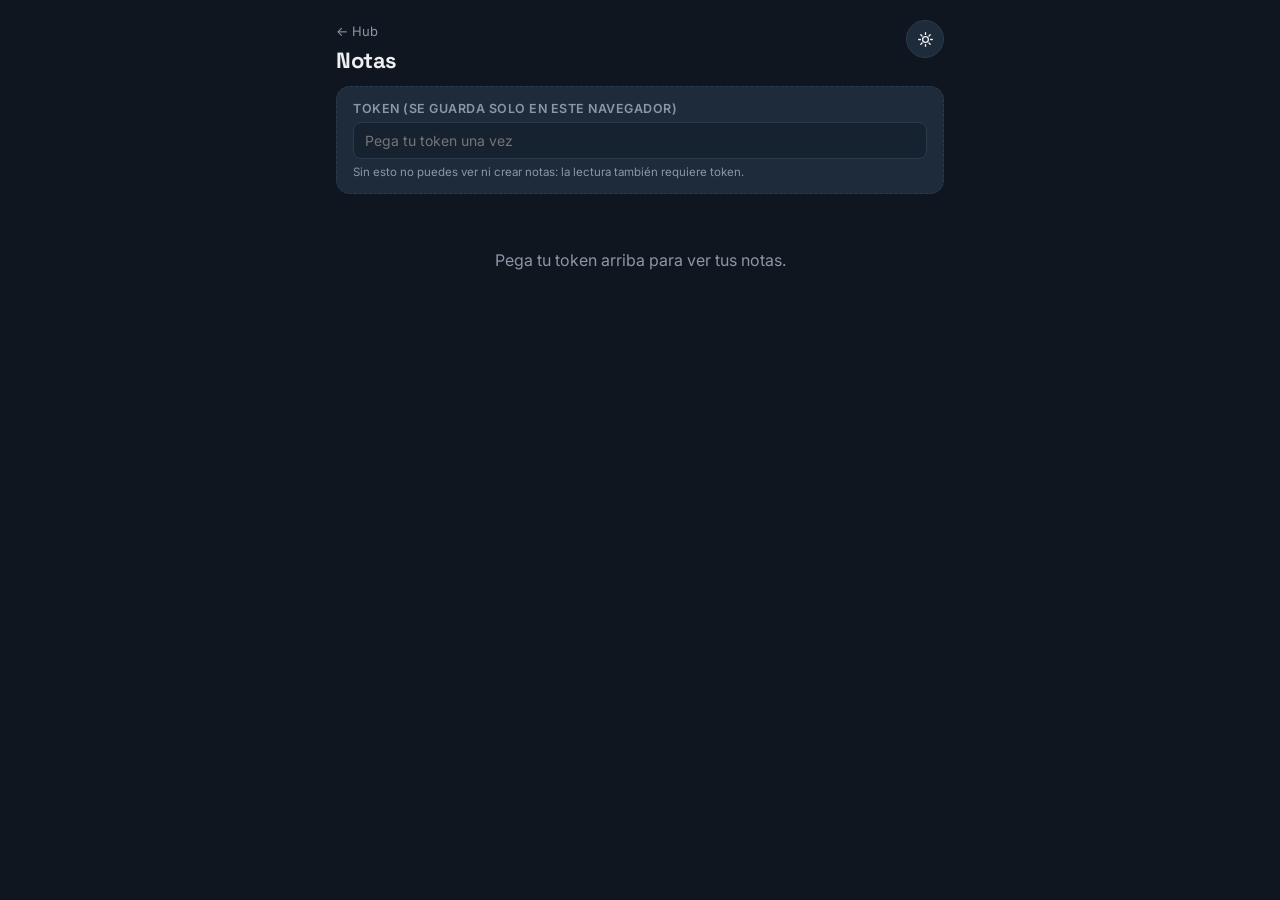
<file: notas/index.html>
<!DOCTYPE html>
<html lang="es">
<head>
<meta charset="UTF-8">
<meta name="viewport" content="width=device-width, initial-scale=1.0">
<link rel="apple-touch-icon" href="../icono-hub-180.png">
<meta name="apple-mobile-web-app-title" content="Notas">
<meta name="apple-mobile-web-app-capable" content="yes">
<title>Notas — Hub personal</title>
<link rel="preconnect" href="https://fonts.googleapis.com">
<link href="https://fonts.googleapis.com/css2?family=Space+Grotesk:wght@500;700&family=Inter:wght@400;500;600;700&family=JetBrains+Mono:wght@400;500;600;700&display=swap" rel="stylesheet">
<link rel="stylesheet" href="../hub.css">
<script>
  (function(){
    var guardado = localStorage.getItem('tema-dashboard') || 'dark';
    document.documentElement.setAttribute('data-theme', guardado);
  })();
</script>
<style>
  :root{
    --bg:#0F1620;
    --surface:#172230;
    --surface-2:#1E2B3B;
    --border:#2A3A4D;
    --text:#EDEFF2;
    --muted:#8A97A6;
    --green:#4ADE94;
    --amber:#F5B942;
    --red:#F0654E;
    --blue:#6C8EEF;
    --teal:#2DD4BF;
    --purple:#B18CF5;
    --accent:var(--blue);
    --card:var(--surface);
    --text-secondary:var(--muted);
  }
  :root[data-theme="light"]{
    --bg:#FAF7F2;
    --surface:#FFFFFF;
    --surface-2:#F1ECE3;
    --border:#E4DDD0;
    --text:#2B2621;
    --muted:#8C8072;
    --green:#1FA967;
    --amber:#C98A1F;
    --red:#D3392A;
    --blue:#3F63D1;
    --teal:#1F9E8C;
    --purple:#7C5CD1;
  }
  *{box-sizing:border-box;margin:0;padding:0;}
  body{
    font-family:var(--fuente-cuerpo),-apple-system,BlinkMacSystemFont,"Segoe UI",Roboto,Helvetica,Arial,sans-serif;
    background:var(--bg);
    color:var(--text);
    padding-bottom:60px;
    transition:background .2s ease, color .2s ease;
  }
  h1,h2,h3{font-family:var(--fuente-titulo);}
  .mono{font-family:var(--fuente-numeros),monospace;}
  .theme-toggle{
    width:38px; height:38px; border-radius:20px; border:1px solid var(--border);
    background:var(--surface-2); display:flex; align-items:center; justify-content:center;
    color:var(--text); cursor:pointer; flex-shrink:0;
  }
  .theme-toggle svg{width:17px;height:17px;}
  header{
    padding:20px 16px 12px; max-width:640px; margin:0 auto;
    display:flex; justify-content:space-between; align-items:flex-start; gap:12px;
  }
  header a.back{color:var(--text-secondary); text-decoration:none; font-size:13px;}
  header h1{font-size:22px; font-weight:700; margin-top:6px;}
  main{max-width:640px; margin:0 auto; padding:0 16px 16px;}

  .franja{
    display:grid; grid-template-columns:1fr 1fr;
    background:var(--surface); border:1px solid var(--border); border-radius:14px;
    margin-bottom:16px; overflow:hidden;
  }
  .franja-item{padding:16px 18px; border-left:1px solid var(--border);}
  .franja-item:first-child{border-left:none;}
  .franja-label{font-size:12px; text-transform:uppercase; letter-spacing:.06em; color:var(--muted); margin-bottom:6px;}
  .franja-value{font-family:var(--fuente-numeros),monospace; font-size:22px; font-weight:700;}

  .filtros{display:flex; gap:6px; margin-bottom:14px; flex-wrap:wrap;}
  .filtro-pill{
    font-size:12.5px; font-weight:600; padding:7px 13px; border-radius:20px; border:1px solid var(--border);
    background:var(--surface); color:var(--text-secondary); cursor:pointer;
  }
  .filtro-pill.activo{background:var(--accent); color:#fff; border-color:var(--accent);}

  .card{background:var(--card); border:1px solid var(--border); border-radius:14px; padding:14px 16px; margin-bottom:12px;}

  .nota-row{display:flex; align-items:flex-start; gap:10px; padding:12px 0;}
  .nota-row + .nota-row{border-top:1px solid var(--border);}
  .nota-info{flex:1; min-width:0;}
  .nota-texto{font-size:14px; line-height:1.45; word-break:break-word; white-space:pre-wrap;}
  .nota-meta{display:flex; gap:6px; margin-top:7px; align-items:center; flex-wrap:wrap;}
  .badge{font-size:11px; font-weight:600; padding:2px 8px; border-radius:20px; background:var(--surface-2); color:var(--muted);}
  .badge.tipo-idea{background:rgba(245,185,66,0.15); color:var(--amber);}
  .badge.tipo-recordatorio{background:rgba(108,142,239,0.15); color:var(--blue);}
  .badge.tipo-referencia{background:rgba(45,212,191,0.15); color:var(--teal);}
  .badge.tipo-nota{background:rgba(177,140,245,0.15); color:var(--purple);}
  .nota-fecha{font-size:11px; color:var(--muted);}
  .eliminar-btn{
    background:none; border:none; color:var(--muted); font-size:13px; cursor:pointer;
    padding:4px 2px; margin-left:2px; flex-shrink:0; margin-top:1px;
  }
  .eliminar-btn:hover{color:var(--red);}
  .archivar-btn{
    background:none; border:none; color:var(--muted); font-size:13px; cursor:pointer;
    padding:4px 2px; margin-left:2px; flex-shrink:0; margin-top:1px;
  }
  .archivar-btn:hover{color:var(--accent);}
  .nota-acciones{display:flex; align-items:flex-start; gap:2px; flex-shrink:0;}
  .select-tipo{
    background:var(--surface-2); border:1px solid var(--border); border-radius:6px;
    color:var(--text); padding:4px 6px; font-size:11px; margin-top:2px;
  }
  .nota-row.archivada{opacity:.6;}

  .add-btn{
    font-size:14px; font-weight:600; padding:10px 14px; border-radius:8px; border:1px dashed var(--border);
    background:var(--surface-2); color:var(--text-secondary); cursor:pointer; width:100%;
  }
  .add-btn.primario{background:var(--accent); color:#fff; border:none; flex:1;}
  .add-btn.secundario{background:none; border:1px solid var(--border); color:var(--text-secondary); flex:1;}
  #formAgregar label{font-size:12.5px; font-weight:600; color:var(--text-secondary); display:block; margin:10px 0 4px;}
  #formAgregar textarea{
    width:100%; font-size:14px; padding:9px 11px; border-radius:8px; border:1px solid var(--border);
    background:var(--surface-2); color:var(--text); font-family:inherit; resize:vertical; min-height:70px;
  }
  .form-botones{display:flex; gap:8px; margin-top:14px;}
  .clasificador-hint{font-size:11px; color:var(--muted); margin-top:6px;}

  .settings-card{background:var(--surface-2); border:1px dashed var(--border); border-radius:14px; padding:14px 16px; margin-bottom:16px; font-size:13px;}
  .settings-card label{font-size:12.5px; font-weight:600; color:var(--text-secondary); display:block; margin-bottom:6px;}
  .settings-card input{
    width:100%; font-size:14px; padding:9px 11px; border-radius:8px; border:1px solid var(--border);
    background:var(--card); color:var(--text);
  }
  .settings-hint{font-size:11.5px; color:var(--muted); margin-top:6px;}

  .vacio{text-align:center; color:var(--muted); padding:20px 0; font-size:13.5px;}
  .loading{text-align:center; color:var(--text-secondary); padding:40px 0;}
  .msg{font-size:12.5px; margin-top:10px; text-align:center;}
  .msg.err{color:var(--red);}
  .msg.ok{color:var(--green);}
</style>
<link rel="manifest" href="../manifest.json">
<meta name="theme-color" content="#0F1620">
</head>
<body>
  <header>
    <div>
      <a class="back" href="../">← Hub</a>
      <h1>Notas</h1>
    </div>
    <button class="theme-toggle" id="theme-toggle" aria-label="Cambiar tema"></button>
  </header>

  <main>
    <div id="settingsCard" class="settings-card" style="display:none;">
      <label>Token (se guarda solo en este navegador)</label>
      <input type="text" id="tokenInput" placeholder="Pega tu token una vez">
      <div class="settings-hint">Sin esto no puedes ver ni crear notas: la lectura también requiere token.</div>
    </div>

    <div id="loading" class="loading">Cargando…</div>

    <div id="contenido" style="display:none;">
      <div class="franja">
        <div class="franja-item">
          <div class="franja-label">Total notas</div>
          <div class="franja-value mono" id="totalNotas">0</div>
        </div>
        <div class="franja-item">
          <div class="franja-label">Ideas</div>
          <div class="franja-value mono" id="totalIdeas">0</div>
        </div>
      </div>

      <div class="filtros" id="filtros"></div>
      <div class="filtros">
        <button class="filtro-pill" id="btnToggleArchivadas">📦 Ver archivadas</button>
      </div>

      <div class="card" id="listaNotas"></div>

      <div class="card" id="formAgregar">
        <div id="agregarCerrado">
          <button class="add-btn" id="btnAbrirAgregar">+ Agregar nota</button>
        </div>
        <div id="agregarAbierto" style="display:none;">
          <label>Texto</label>
          <textarea id="nuevoTexto" placeholder="Ej: idea: automatizar el resumen semanal"></textarea>
          <div class="clasificador-hint">💡 Si el texto contiene "idea", "recordar" o "ref"/"link"/"http" en cualquier parte, se clasifica así — si no, queda como Nota. Siempre puedes cambiarla después con el selector de cada nota.</div>
          <div class="form-botones">
            <button class="add-btn secundario" id="btnCancelarAgregar">Cancelar</button>
            <button class="add-btn primario" id="btnGuardarAgregar">Guardar</button>
          </div>
        </div>
      </div>

      <div id="mensajeGlobal" class="msg"></div>
    </div>
  </main>

<script>
const WEBHOOK_URL = 'https://script.google.com/macros/s/AKfycbx3lZ_F9YFewjjnvCPxvYYUzhghUbK5aeNX1yUhIyKA1JDZo6Jx7UjGVK0yW_pdUERm/exec';
const TOKEN_KEY = 'sistemapersonal_webhook_token';
const TIPOS = ['Todas', 'Idea', 'Recordatorio', 'Referencia', 'Nota'];

let NOTAS = [];
let FILTRO_ACTUAL = 'Todas';
let MOSTRAR_ARCHIVADAS = false;

// El valor de una casilla booleana en Sheets puede volver como true/false o
// como el texto 'TRUE'/'FALSE' — esto normaliza ambos casos.
function esArchivada(n){
  return n.Archivada === true || n.Archivada === 'TRUE';
}

// Escapa texto antes de insertarlo como HTML: el texto de una nota es contenido
// libre escrito por ti (o por el bot), así que nunca debe poder ejecutar código.
function esc(s){
  return String(s == null ? '' : s)
    .replace(/&/g,'&amp;').replace(/</g,'&lt;').replace(/>/g,'&gt;')
    .replace(/"/g,'&quot;').replace(/'/g,'&#39;');
}

// ---------- Tema claro/oscuro ----------
const ICONO_SOL = '<svg viewBox="0 0 20 20" fill="none" stroke="currentColor" stroke-width="1.6" stroke-linecap="round"><circle cx="10" cy="10" r="3.4"/><path d="M10 2v2M10 16v2M18 10h-2M4 10H2M15.5 4.5l-1.4 1.4M5.9 14.1l-1.4 1.4M15.5 15.5l-1.4-1.4M5.9 5.9L4.5 4.5"/></svg>';
const ICONO_LUNA = '<svg viewBox="0 0 20 20" fill="none" stroke="currentColor" stroke-width="1.6" stroke-linecap="round" stroke-linejoin="round"><path d="M16.5 12.3A7 7 0 018 3.5a7 7 0 106.9 8.8 6.9 6.9 0 011.6 0z"/></svg>';
function aplicarTema(tema){
  document.documentElement.setAttribute('data-theme', tema);
  document.getElementById('theme-toggle').innerHTML = tema === 'light' ? ICONO_LUNA : ICONO_SOL;
  localStorage.setItem('tema-dashboard', tema);
}
aplicarTema(localStorage.getItem('tema-dashboard') || 'dark');
document.getElementById('theme-toggle').addEventListener('click', () => {
  const actual = document.documentElement.getAttribute('data-theme') || 'dark';
  aplicarTema(actual === 'light' ? 'dark' : 'light');
});

// ---------- Token ----------
const tokenInput = document.getElementById('tokenInput');
function getToken(){ return localStorage.getItem(TOKEN_KEY) || ''; }
function actualizarVisibilidadSettings(){
  document.getElementById('settingsCard').style.display = getToken() ? 'none' : 'block';
}
tokenInput.value = getToken();
tokenInput.addEventListener('change', () => {
  localStorage.setItem(TOKEN_KEY, tokenInput.value.trim());
  actualizarVisibilidadSettings();
  cargarDatos(); // ahora que hay token, intenta cargar
});
actualizarVisibilidadSettings();

// ---------- Filtros ----------
const filtrosEl = document.getElementById('filtros');
TIPOS.forEach(tipo => {
  const pill = document.createElement('button');
  pill.className = 'filtro-pill' + (tipo === FILTRO_ACTUAL ? ' activo' : '');
  pill.textContent = tipo;
  pill.dataset.tipo = tipo;
  pill.addEventListener('click', () => {
    FILTRO_ACTUAL = tipo;
    document.querySelectorAll('.filtro-pill').forEach(p => p.classList.toggle('activo', p.dataset.tipo === tipo));
    render();
  });
  filtrosEl.appendChild(pill);
});

document.getElementById('btnToggleArchivadas').addEventListener('click', function(){
  MOSTRAR_ARCHIVADAS = !MOSTRAR_ARCHIVADAS;
  this.classList.toggle('activo', MOSTRAR_ARCHIVADAS);
  this.textContent = MOSTRAR_ARCHIVADAS ? '📋 Ver activas' : '📦 Ver archivadas';
  render();
});

// ---------- Carga de datos ----------
async function cargarDatos(){
  const token = getToken();
  if(!token){
    document.getElementById('loading').style.display = 'block';
    document.getElementById('loading').textContent = 'Pega tu token arriba para ver tus notas.';
    return;
  }
  try{
    const res = await fetch(WEBHOOK_URL + '?action=data&token=' + encodeURIComponent(token));
    const json = await res.json();
    if(!json.ok) throw new Error(json.error || 'Respuesta no ok');
    NOTAS = json.notas || [];
    document.getElementById('loading').style.display = 'none';
    document.getElementById('contenido').style.display = 'block';
    render();
  }catch(err){
    document.getElementById('loading').style.display = 'block';
    document.getElementById('loading').textContent = 'No se pudo cargar: ' + err.message;
  }
}

function claseTipo(tipo){
  return 'tipo-' + (tipo || 'nota').toLowerCase();
}

function render(){
  const lista = document.getElementById('listaNotas');
  lista.innerHTML = '';

  const activas = NOTAS.filter(n => !esArchivada(n));
  document.getElementById('totalNotas').textContent = activas.length;
  document.getElementById('totalIdeas').textContent = activas.filter(n => n.Tipo === 'Idea').length;

  const ordenadas = [...NOTAS]
    .filter(n => MOSTRAR_ARCHIVADAS ? esArchivada(n) : !esArchivada(n))
    .filter(n => FILTRO_ACTUAL === 'Todas' || n.Tipo === FILTRO_ACTUAL)
    .sort((a, b) => (b.Fecha || '').localeCompare(a.Fecha || '') || (Number(b.Id) - Number(a.Id)));

  if(ordenadas.length === 0){
    const tipoTxt = FILTRO_ACTUAL !== 'Todas' ? ' de tipo ' + esc(FILTRO_ACTUAL) : '';
    lista.innerHTML = '<div class="vacio">' + (MOSTRAR_ARCHIVADAS ? 'No hay notas archivadas' + tipoTxt + '.' : 'No hay notas' + tipoTxt + ' todavía.') + '</div>';
    return;
  }

  ordenadas.forEach(n => {
    const row = document.createElement('div');
    row.className = 'nota-row' + (esArchivada(n) ? ' archivada' : '');
    const origenIcono = n.Origen === 'Telegram' ? '📱' : '💻';
    const opciones = ['Idea','Recordatorio','Referencia','Nota'].map(t =>
      `<option value="${t}" ${n.Tipo === t ? 'selected' : ''}>${t}</option>`
    ).join('');
    row.innerHTML = `
      <div class="nota-info">
        <div class="nota-texto">${esc(n.Texto)}</div>
        <div class="nota-meta">
          <select class="select-tipo" data-reclasificar="${esc(n.Id)}">${opciones}</select>
          <span class="nota-fecha">${origenIcono} ${esc(n.Fecha || '')}</span>
        </div>
      </div>
      <div class="nota-acciones">
        <button class="archivar-btn" data-convertir="${esc(n.Id)}" title="Convertir en tarea">➡️✅</button>
        <button class="archivar-btn" data-archivar="${esc(n.Id)}" data-archivada="${esArchivada(n) ? 'false' : 'true'}" title="${esArchivada(n) ? 'Desarchivar' : 'Archivar'}">${esArchivada(n) ? '📤' : '📦'}</button>
        <button class="eliminar-btn" data-eliminar="${esc(n.Id)}" title="Eliminar nota (permanente)">✕</button>
      </div>
    `;
    lista.appendChild(row);
  });

  document.querySelectorAll('[data-eliminar]').forEach(el => {
    el.addEventListener('click', () => eliminarNotaUI(el.dataset.eliminar));
  });
  document.querySelectorAll('[data-archivar]').forEach(el => {
    el.addEventListener('click', () => archivarNotaUI(el.dataset.archivar, el.dataset.archivada === 'true'));
  });
  document.querySelectorAll('[data-reclasificar]').forEach(el => {
    el.addEventListener('change', () => reclasificarNotaUI(el.dataset.reclasificar, el.value));
  });
  document.querySelectorAll('[data-convertir]').forEach(el => {
    el.addEventListener('click', () => convertirATareaUI(el.dataset.convertir));
  });
}

async function convertirATareaUI(id){
  const token = getToken();
  const msg = document.getElementById('mensajeGlobal');
  if(!token){ msg.textContent = 'Pega tu token arriba antes de convertir.'; msg.className = 'msg err'; return; }
  if(!confirm('¿Convertir esta nota en tarea? La nota se archiva (no se borra).')) return;

  try{
    const params = new URLSearchParams({ token, hoja:'nota', accion:'convertirATarea', id });
    const res = await fetch(WEBHOOK_URL + '?' + params.toString());
    const json = await res.json();
    if(json.ok){
      const nota = NOTAS.find(n => String(n.Id) === String(id));
      if(nota) nota.Archivada = true;
      msg.textContent = '✓ Convertida en tarea — revísala en Tareas';
      msg.className = 'msg ok';
      render();
    } else {
      msg.textContent = '⚠️ ' + (json.error || 'No se pudo convertir');
      msg.className = 'msg err';
    }
  }catch(err){
    msg.textContent = '⚠️ No se pudo conectar.';
    msg.className = 'msg err';
  }
}

async function archivarNotaUI(id, archivada){
  const token = getToken();
  const msg = document.getElementById('mensajeGlobal');
  if(!token){ msg.textContent = 'Pega tu token arriba antes de archivar.'; msg.className = 'msg err'; return; }

  try{
    const params = new URLSearchParams({ token, hoja:'nota', accion:'archivar', id, archivada: String(archivada) });
    const res = await fetch(WEBHOOK_URL + '?' + params.toString());
    const json = await res.json();
    if(json.ok){
      const nota = NOTAS.find(n => String(n.Id) === String(id));
      if(nota) nota.Archivada = archivada;
      msg.textContent = archivada ? '✓ Nota archivada' : '✓ Nota desarchivada';
      msg.className = 'msg ok';
      render();
    } else {
      msg.textContent = '⚠️ ' + (json.error || 'No se pudo archivar');
      msg.className = 'msg err';
    }
  }catch(err){
    msg.textContent = '⚠️ No se pudo conectar.';
    msg.className = 'msg err';
  }
}

async function reclasificarNotaUI(id, tipo){
  const token = getToken();
  const msg = document.getElementById('mensajeGlobal');
  if(!token){ msg.textContent = 'Pega tu token arriba antes de reclasificar.'; msg.className = 'msg err'; render(); return; }

  try{
    const params = new URLSearchParams({ token, hoja:'nota', accion:'reclasificar', id, tipo });
    const res = await fetch(WEBHOOK_URL + '?' + params.toString());
    const json = await res.json();
    if(json.ok){
      const nota = NOTAS.find(n => String(n.Id) === String(id));
      if(nota) nota.Tipo = tipo;
      msg.textContent = '✓ Reclasificada como ' + tipo;
      msg.className = 'msg ok';
      render();
    } else {
      msg.textContent = '⚠️ ' + (json.error || 'No se pudo reclasificar');
      msg.className = 'msg err';
      render();
    }
  }catch(err){
    msg.textContent = '⚠️ No se pudo conectar.';
    msg.className = 'msg err';
    render();
  }
}

async function eliminarNotaUI(id){
  const token = getToken();
  const msg = document.getElementById('mensajeGlobal');
  if(!token){ msg.textContent = 'Pega tu token arriba antes de eliminar.'; msg.className = 'msg err'; return; }
  if(!confirm('¿Eliminar esta nota?')) return;

  try{
    const params = new URLSearchParams({ token, hoja:'nota', accion:'eliminar', id });
    const res = await fetch(WEBHOOK_URL + '?' + params.toString());
    const json = await res.json();
    if(json.ok){
      NOTAS = NOTAS.filter(n => String(n.Id) !== String(id));
      msg.textContent = '✓ Nota eliminada';
      msg.className = 'msg ok';
      render();
    } else {
      msg.textContent = '⚠️ ' + (json.error || 'No se pudo eliminar');
      msg.className = 'msg err';
    }
  }catch(err){
    msg.textContent = '⚠️ No se pudo conectar.';
    msg.className = 'msg err';
  }
}

// ---------- Agregar nota ----------
const btnAbrirAgregar = document.getElementById('btnAbrirAgregar');
const btnCancelarAgregar = document.getElementById('btnCancelarAgregar');
const btnGuardarAgregar = document.getElementById('btnGuardarAgregar');
const nuevoTextoInput = document.getElementById('nuevoTexto');

btnAbrirAgregar.addEventListener('click', () => {
  document.getElementById('agregarCerrado').style.display = 'none';
  document.getElementById('agregarAbierto').style.display = 'block';
  nuevoTextoInput.focus();
});
btnCancelarAgregar.addEventListener('click', cerrarFormAgregar);

function cerrarFormAgregar(){
  document.getElementById('agregarAbierto').style.display = 'none';
  document.getElementById('agregarCerrado').style.display = 'block';
  nuevoTextoInput.value = '';
}

btnGuardarAgregar.addEventListener('click', async () => {
  const token = getToken();
  const msg = document.getElementById('mensajeGlobal');
  if(!token){ msg.textContent = 'Pega tu token arriba primero.'; msg.className = 'msg err'; return; }
  const texto = nuevoTextoInput.value.trim();
  if(!texto){ msg.textContent = 'Escribe el texto de la nota.'; msg.className = 'msg err'; return; }

  btnGuardarAgregar.disabled = true;
  try{
    const params = new URLSearchParams({ token, hoja:'nota', accion:'crear', texto, origen:'Web' });
    const res = await fetch(WEBHOOK_URL + '?' + params.toString());
    const json = await res.json();
    btnGuardarAgregar.disabled = false;
    if(json.ok){
      cerrarFormAgregar();
      msg.textContent = '✓ Nota guardada como ' + json.tipo;
      msg.className = 'msg ok';
      await cargarDatos();
    } else {
      msg.textContent = '⚠️ ' + (json.error || 'No se pudo guardar');
      msg.className = 'msg err';
    }
  }catch(err){
    btnGuardarAgregar.disabled = false;
    msg.textContent = '⚠️ No se pudo conectar.';
    msg.className = 'msg err';
  }
});

cargarDatos();
</script>
<script>
  if('serviceWorker' in navigator){
    window.addEventListener('load', function(){
      navigator.serviceWorker.register('../sw.js').catch(function(){});
    });
  }
</script>
</body>
</html>
</file>
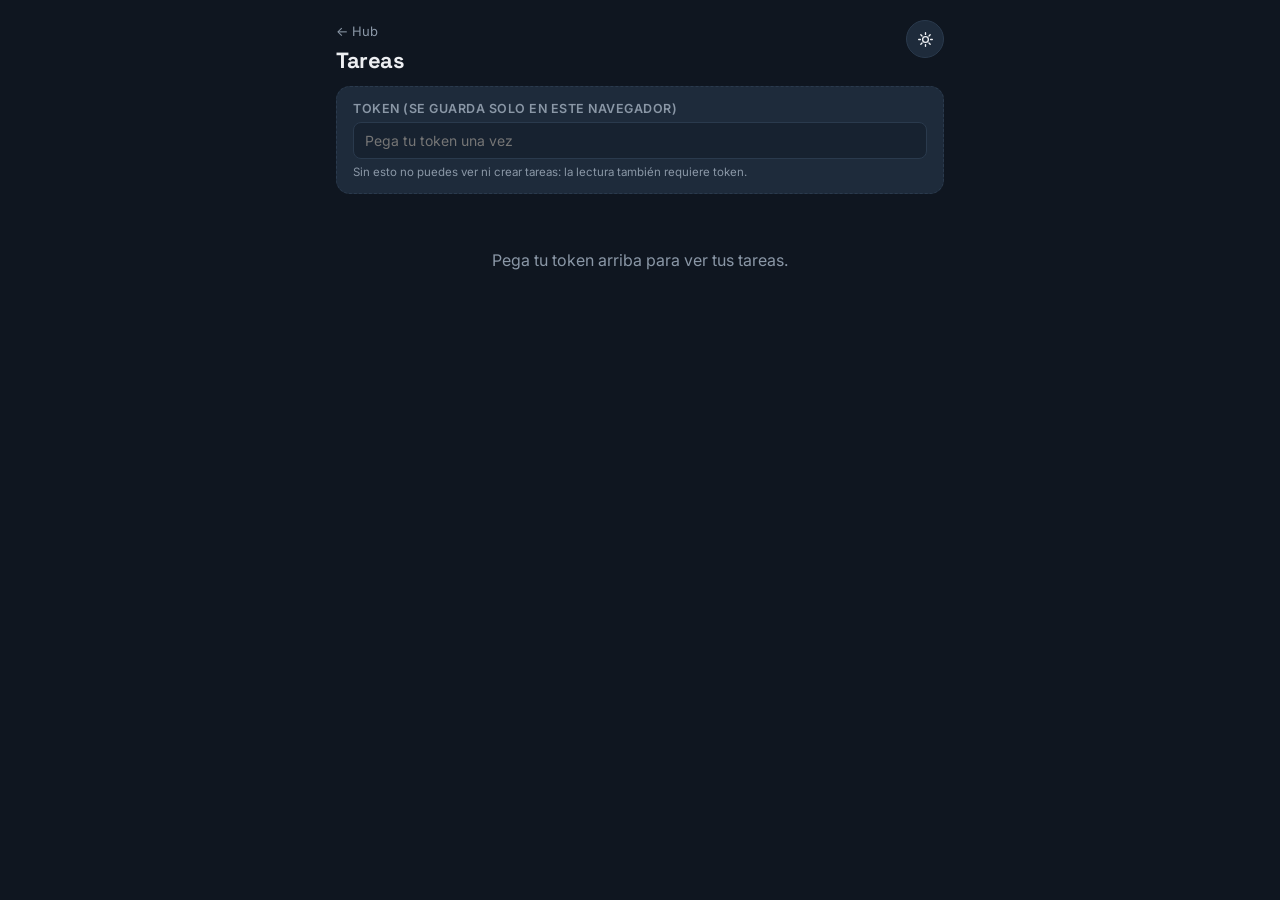
<file: tareas/index.html>
<!DOCTYPE html>
<html lang="es">
<head>
<meta charset="UTF-8">
<meta name="viewport" content="width=device-width, initial-scale=1.0">
<link rel="apple-touch-icon" href="../icono-hub-180.png">
<meta name="apple-mobile-web-app-title" content="Tareas">
<meta name="apple-mobile-web-app-capable" content="yes">
<title>Tareas — Hub personal</title>
<link rel="preconnect" href="https://fonts.googleapis.com">
<link href="https://fonts.googleapis.com/css2?family=Space+Grotesk:wght@500;700&family=Inter:wght@400;500;600;700&family=JetBrains+Mono:wght@400;500;600;700&display=swap" rel="stylesheet">
<link rel="stylesheet" href="../hub.css">
<script>
  (function(){
    var guardado = localStorage.getItem('tema-dashboard') || 'dark';
    document.documentElement.setAttribute('data-theme', guardado);
  })();
</script>
<style>
  :root{
    --bg:#0F1620;
    --surface:#172230;
    --surface-2:#1E2B3B;
    --border:#2A3A4D;
    --text:#EDEFF2;
    --muted:#8A97A6;
    --green:#4ADE94;
    --amber:#F5B942;
    --red:#F0654E;
    --blue:#6C8EEF;
    --teal:#2DD4BF;
    --accent:var(--blue);
    --card:var(--surface);
    --text-secondary:var(--muted);
  }
  :root[data-theme="light"]{
    --bg:#FAF7F2;
    --surface:#FFFFFF;
    --surface-2:#F1ECE3;
    --border:#E4DDD0;
    --text:#2B2621;
    --muted:#8C8072;
    --green:#1FA967;
    --amber:#C98A1F;
    --red:#D3392A;
    --blue:#3F63D1;
    --teal:#1F9E8C;
  }
  *{box-sizing:border-box;margin:0;padding:0;}
  body{
    font-family:var(--fuente-cuerpo),-apple-system,BlinkMacSystemFont,"Segoe UI",Roboto,Helvetica,Arial,sans-serif;
    background:var(--bg);
    color:var(--text);
    padding-bottom:60px;
    transition:background .2s ease, color .2s ease;
  }
  h1,h2,h3{font-family:var(--fuente-titulo);}
  .mono{font-family:var(--fuente-numeros),monospace;}
  .theme-toggle{
    width:38px; height:38px; border-radius:20px; border:1px solid var(--border);
    background:var(--surface-2); display:flex; align-items:center; justify-content:center;
    color:var(--text); cursor:pointer; flex-shrink:0;
  }
  .theme-toggle svg{width:17px;height:17px;}
  header{
    padding:20px 16px 12px; max-width:640px; margin:0 auto;
    display:flex; justify-content:space-between; align-items:flex-start; gap:12px;
  }
  header a.back{color:var(--text-secondary); text-decoration:none; font-size:13px;}
  header h1{font-size:22px; font-weight:700; margin-top:6px;}
  main{max-width:640px; margin:0 auto; padding:0 16px 16px;}

  .franja{
    display:grid; grid-template-columns:1fr 1fr;
    background:var(--surface); border:1px solid var(--border); border-radius:14px;
    margin-bottom:18px; overflow:hidden;
  }
  .franja-item{padding:16px 18px; border-left:1px solid var(--border);}
  .franja-item:first-child{border-left:none;}
  .franja-label{font-size:12px; text-transform:uppercase; letter-spacing:.06em; color:var(--muted); margin-bottom:6px;}
  .franja-value{font-family:var(--fuente-numeros),monospace; font-size:22px; font-weight:700;}
  .franja-value.alerta{color:var(--red);}

  .card{background:var(--card); border:1px solid var(--border); border-radius:14px; padding:14px 16px; margin-bottom:12px;}

  .tarea-row{display:flex; align-items:flex-start; gap:12px; padding:11px 0;}
  .tarea-row + .tarea-row{border-top:1px solid var(--border);}
  .check{
    width:26px; height:26px; min-width:26px; border-radius:50%; border:2px solid var(--border);
    background:var(--surface-2); cursor:pointer; display:flex; align-items:center; justify-content:center;
    color:#fff; font-size:14px; transition:background .15s ease, border-color .15s ease; flex-shrink:0; margin-top:1px;
  }
  .check.hecho{background:var(--green); border-color:var(--green);}
  .check.cargando{opacity:.5; pointer-events:none;}
  .tarea-info{flex:1; min-width:0;}
  .tarea-nombre{font-size:14.5px; font-weight:600; word-break:break-word;}
  .tarea-nombre.hecho{text-decoration:line-through; color:var(--muted);}
  .tarea-meta{display:flex; gap:6px; margin-top:5px; flex-wrap:wrap;}
  .badge{font-size:11px; font-weight:600; padding:2px 8px; border-radius:20px; background:var(--surface-2); color:var(--muted);}
  .badge.vencida{background:rgba(240,101,78,0.15); color:var(--red);}
  .badge.hoy{background:rgba(245,185,66,0.15); color:var(--amber);}
  .eliminar-btn{
    background:none; border:none; color:var(--muted); font-size:13px; cursor:pointer;
    padding:4px 2px; margin-left:2px; flex-shrink:0; margin-top:1px;
  }
  .eliminar-btn:hover{color:var(--red);}

  .settings-card{background:var(--surface-2); border:1px dashed var(--border); border-radius:14px; padding:14px 16px; margin-bottom:16px; font-size:13px;}
  .settings-card label{font-size:12.5px; font-weight:600; color:var(--text-secondary); display:block; margin-bottom:6px;}
  .settings-card input{
    width:100%; font-size:14px; padding:9px 11px; border-radius:8px; border:1px solid var(--border);
    background:var(--card); color:var(--text);
  }
  .settings-hint{font-size:11.5px; color:var(--muted); margin-top:6px;}

  .add-btn{
    font-size:14px; font-weight:600; padding:10px 14px; border-radius:8px; border:1px dashed var(--border);
    background:var(--surface-2); color:var(--text-secondary); cursor:pointer; width:100%;
  }
  .add-btn.primario{background:var(--accent); color:#fff; border:none; flex:1;}
  .add-btn.secundario{background:none; border:1px solid var(--border); color:var(--text-secondary); flex:1;}
  #formAgregar label{font-size:12.5px; font-weight:600; color:var(--text-secondary); display:block; margin:10px 0 4px;}
  #formAgregar input, #formAgregar textarea{
    width:100%; font-size:14px; padding:9px 11px; border-radius:8px; border:1px solid var(--border);
    background:var(--surface-2); color:var(--text); font-family:inherit;
  }
  #formAgregar textarea{resize:vertical; min-height:50px;}
  .form-botones{display:flex; gap:8px; margin-top:14px;}
  .calendar-hint{font-size:11px; color:var(--teal); margin-top:6px; display:flex; align-items:center; gap:4px;}

  .vacio{text-align:center; color:var(--muted); padding:20px 0; font-size:13.5px;}
  .loading{text-align:center; color:var(--text-secondary); padding:40px 0;}
  .msg{font-size:12.5px; margin-top:10px; text-align:center;}
  .msg.err{color:var(--red);}
  .msg.ok{color:var(--green);}
</style>
<link rel="manifest" href="../manifest.json">
<meta name="theme-color" content="#0F1620">
</head>
<body>
  <header>
    <div>
      <a class="back" href="../">← Hub</a>
      <h1>Tareas</h1>
    </div>
    <button class="theme-toggle" id="theme-toggle" aria-label="Cambiar tema"></button>
  </header>

  <main>
    <div id="settingsCard" class="settings-card" style="display:none;">
      <label>Token (se guarda solo en este navegador)</label>
      <input type="text" id="tokenInput" placeholder="Pega tu token una vez">
      <div class="settings-hint">Sin esto no puedes ver ni crear tareas: la lectura también requiere token.</div>
    </div>

    <div id="loading" class="loading">Cargando…</div>

    <div id="contenido" style="display:none;">
      <div class="franja">
        <div class="franja-item">
          <div class="franja-label">Pendientes</div>
          <div class="franja-value mono" id="totalPendientes">0</div>
        </div>
        <div class="franja-item">
          <div class="franja-label">Vencidas</div>
          <div class="franja-value mono" id="totalVencidas">0</div>
        </div>
      </div>

      <div class="card" id="listaTareas"></div>

      <div class="card" id="formAgregar">
        <div id="agregarCerrado">
          <button class="add-btn" id="btnAbrirAgregar">+ Agregar tarea</button>
        </div>
        <div id="agregarAbierto" style="display:none;">
          <label>Tarea</label>
          <input type="text" id="nuevaTarea" placeholder="Ej: Enviar propuesta a municipalidad">
          <label>Categoría (opcional)</label>
          <input type="text" id="nuevaCategoria" placeholder="Ej: Starbien">
          <label>Fecha límite (opcional)</label>
          <input type="date" id="nuevaFechaLimite">
          <div class="calendar-hint" id="hintCalendar" style="display:none;">📅 Se creará un evento en tu Google Calendar</div>
          <label>Notas (opcional)</label>
          <textarea id="nuevaNotas" placeholder="Detalles adicionales"></textarea>
          <div class="form-botones">
            <button class="add-btn secundario" id="btnCancelarAgregar">Cancelar</button>
            <button class="add-btn primario" id="btnGuardarAgregar">Guardar</button>
          </div>
        </div>
      </div>

      <div id="mensajeGlobal" class="msg"></div>
    </div>
  </main>

<script>
const WEBHOOK_URL = 'https://script.google.com/macros/s/AKfycbx3lZ_F9YFewjjnvCPxvYYUzhghUbK5aeNX1yUhIyKA1JDZo6Jx7UjGVK0yW_pdUERm/exec';
const TOKEN_KEY = 'sistemapersonal_webhook_token';

let TAREAS = [];

// Escapa texto antes de insertarlo como HTML, para que una tarea con texto
// malicioso en su nombre o categoría nunca pueda ejecutar código en el navegador.
function esc(s){
  return String(s == null ? '' : s)
    .replace(/&/g,'&amp;').replace(/</g,'&lt;').replace(/>/g,'&gt;')
    .replace(/"/g,'&quot;').replace(/'/g,'&#39;');
}

// ---------- Tema claro/oscuro ----------
const ICONO_SOL = '<svg viewBox="0 0 20 20" fill="none" stroke="currentColor" stroke-width="1.6" stroke-linecap="round"><circle cx="10" cy="10" r="3.4"/><path d="M10 2v2M10 16v2M18 10h-2M4 10H2M15.5 4.5l-1.4 1.4M5.9 14.1l-1.4 1.4M15.5 15.5l-1.4-1.4M5.9 5.9L4.5 4.5"/></svg>';
const ICONO_LUNA = '<svg viewBox="0 0 20 20" fill="none" stroke="currentColor" stroke-width="1.6" stroke-linecap="round" stroke-linejoin="round"><path d="M16.5 12.3A7 7 0 018 3.5a7 7 0 106.9 8.8 6.9 6.9 0 011.6 0z"/></svg>';
function aplicarTema(tema){
  document.documentElement.setAttribute('data-theme', tema);
  document.getElementById('theme-toggle').innerHTML = tema === 'light' ? ICONO_LUNA : ICONO_SOL;
  localStorage.setItem('tema-dashboard', tema);
}
aplicarTema(localStorage.getItem('tema-dashboard') || 'dark');
document.getElementById('theme-toggle').addEventListener('click', () => {
  const actual = document.documentElement.getAttribute('data-theme') || 'dark';
  aplicarTema(actual === 'light' ? 'dark' : 'light');
});

// ---------- Token ----------
const tokenInput = document.getElementById('tokenInput');
function getToken(){ return localStorage.getItem(TOKEN_KEY) || ''; }
function actualizarVisibilidadSettings(){
  document.getElementById('settingsCard').style.display = getToken() ? 'none' : 'block';
}
tokenInput.value = getToken();
tokenInput.addEventListener('change', () => {
  localStorage.setItem(TOKEN_KEY, tokenInput.value.trim());
  actualizarVisibilidadSettings();
  cargarDatos(); // ahora que hay token, intenta cargar
});
actualizarVisibilidadSettings();

// ---------- Fechas ----------
function hoyISO(){
  const d = new Date();
  return d.getFullYear() + '-' + String(d.getMonth()+1).padStart(2,'0') + '-' + String(d.getDate()).padStart(2,'0');
}
function formatearFechaCorta(iso){
  if(!iso) return '';
  const [y,m,d] = iso.split('-');
  return d + '/' + m;
}

// ---------- Carga de datos ----------
async function cargarDatos(){
  const token = getToken();
  if(!token){
    document.getElementById('loading').textContent = 'Pega tu token arriba para ver tus tareas.';
    return;
  }
  try{
    const res = await fetch(WEBHOOK_URL + '?action=data&token=' + encodeURIComponent(token));
    const json = await res.json();
    if(!json.ok) throw new Error(json.error || 'Respuesta no ok');
    TAREAS = json.tareas || [];
    document.getElementById('loading').style.display = 'none';
    document.getElementById('contenido').style.display = 'block';
    render();
  }catch(err){
    document.getElementById('loading').style.display = 'block';
    document.getElementById('loading').textContent = 'No se pudo cargar: ' + err.message;
  }
}

function render(){
  const hoy = hoyISO();
  const lista = document.getElementById('listaTareas');
  lista.innerHTML = '';

  const ordenadas = [...TAREAS].sort((a,b) => {
    const aHecho = a.Estado === 'Hecho' ? 1 : 0;
    const bHecho = b.Estado === 'Hecho' ? 1 : 0;
    if(aHecho !== bHecho) return aHecho - bHecho;
    const fa = a.FechaLimite || '9999-99-99';
    const fb = b.FechaLimite || '9999-99-99';
    return fa.localeCompare(fb);
  });

  if(ordenadas.length === 0){
    lista.innerHTML = '<div class="vacio">Todavía no tienes tareas. Agrega la primera abajo.</div>';
  }

  let pendientes = 0, vencidas = 0;

  ordenadas.forEach(t => {
    const hecho = t.Estado === 'Hecho';
    if(!hecho){
      pendientes++;
      if(t.FechaLimite && t.FechaLimite < hoy) vencidas++;
    }

    let badgeFecha = '';
    if(t.FechaLimite){
      let clase = '';
      if(!hecho && t.FechaLimite < hoy) clase = 'vencida';
      else if(!hecho && t.FechaLimite === hoy) clase = 'hoy';
      badgeFecha = `<span class="badge ${clase}">📅 ${esc(formatearFechaCorta(t.FechaLimite))}</span>`;
    }
    const badgeCat = t.Categoria ? `<span class="badge">${esc(t.Categoria)}</span>` : '';

    const row = document.createElement('div');
    row.className = 'tarea-row';
    row.innerHTML = `
      <div class="check ${hecho ? 'hecho' : ''}" data-id="${esc(t.Id)}">${hecho ? '✓' : ''}</div>
      <div class="tarea-info">
        <div class="tarea-nombre ${hecho ? 'hecho' : ''}">${esc(t.Tarea)}</div>
        <div class="tarea-meta">${badgeFecha}${badgeCat}</div>
      </div>
      <button class="eliminar-btn" data-eliminar="${esc(t.Id)}" title="Eliminar tarea">✕</button>
    `;
    lista.appendChild(row);
  });

  document.getElementById('totalPendientes').textContent = pendientes;
  const elVencidas = document.getElementById('totalVencidas');
  elVencidas.textContent = vencidas;
  elVencidas.className = 'franja-value mono' + (vencidas > 0 ? ' alerta' : '');

  document.querySelectorAll('.check').forEach(el => {
    el.addEventListener('click', () => toggleTarea(el));
  });
  document.querySelectorAll('[data-eliminar]').forEach(el => {
    el.addEventListener('click', () => eliminarTareaUI(el.dataset.eliminar));
  });
}

async function toggleTarea(el){
  const token = getToken();
  const msg = document.getElementById('mensajeGlobal');
  if(!token){ msg.textContent = 'Pega tu token arriba antes de marcar tareas.'; msg.className = 'msg err'; return; }

  const id = el.dataset.id;
  const tarea = TAREAS.find(t => String(t.Id) === String(id));
  if(!tarea) return;
  const nuevoHecho = tarea.Estado !== 'Hecho';
  el.classList.add('cargando');

  try{
    const params = new URLSearchParams({ token, hoja:'tarea', accion:'marcar', id, hecho: String(nuevoHecho) });
    const res = await fetch(WEBHOOK_URL + '?' + params.toString());
    const json = await res.json();
    el.classList.remove('cargando');
    if(json.ok){
      tarea.Estado = nuevoHecho ? 'Hecho' : 'Pendiente';
      msg.textContent = '';
      render();
    } else {
      msg.textContent = '⚠️ ' + (json.error || 'No se pudo guardar');
      msg.className = 'msg err';
    }
  }catch(err){
    el.classList.remove('cargando');
    msg.textContent = '⚠️ No se pudo conectar.';
    msg.className = 'msg err';
  }
}

async function eliminarTareaUI(id){
  const token = getToken();
  const msg = document.getElementById('mensajeGlobal');
  if(!token){ msg.textContent = 'Pega tu token arriba antes de eliminar.'; msg.className = 'msg err'; return; }
  if(!confirm('¿Eliminar esta tarea? También se borra su evento en Calendar si tenía uno.')) return;

  try{
    const params = new URLSearchParams({ token, hoja:'tarea', accion:'eliminar', id });
    const res = await fetch(WEBHOOK_URL + '?' + params.toString());
    const json = await res.json();
    if(json.ok){
      TAREAS = TAREAS.filter(t => String(t.Id) !== String(id));
      msg.textContent = '✓ Tarea eliminada';
      msg.className = 'msg ok';
      render();
    } else {
      msg.textContent = '⚠️ ' + (json.error || 'No se pudo eliminar');
      msg.className = 'msg err';
    }
  }catch(err){
    msg.textContent = '⚠️ No se pudo conectar.';
    msg.className = 'msg err';
  }
}

// ---------- Agregar tarea ----------
const btnAbrirAgregar = document.getElementById('btnAbrirAgregar');
const btnCancelarAgregar = document.getElementById('btnCancelarAgregar');
const btnGuardarAgregar = document.getElementById('btnGuardarAgregar');
const nuevaTareaInput = document.getElementById('nuevaTarea');
const nuevaCategoriaInput = document.getElementById('nuevaCategoria');
const nuevaFechaLimiteInput = document.getElementById('nuevaFechaLimite');
const nuevaNotasInput = document.getElementById('nuevaNotas');
const hintCalendar = document.getElementById('hintCalendar');

btnAbrirAgregar.addEventListener('click', () => {
  document.getElementById('agregarCerrado').style.display = 'none';
  document.getElementById('agregarAbierto').style.display = 'block';
  nuevaTareaInput.focus();
});
btnCancelarAgregar.addEventListener('click', cerrarFormAgregar);
nuevaFechaLimiteInput.addEventListener('change', () => {
  hintCalendar.style.display = nuevaFechaLimiteInput.value ? 'flex' : 'none';
});

function cerrarFormAgregar(){
  document.getElementById('agregarAbierto').style.display = 'none';
  document.getElementById('agregarCerrado').style.display = 'block';
  nuevaTareaInput.value = '';
  nuevaCategoriaInput.value = '';
  nuevaFechaLimiteInput.value = '';
  nuevaNotasInput.value = '';
  hintCalendar.style.display = 'none';
}

btnGuardarAgregar.addEventListener('click', async () => {
  const token = getToken();
  const msg = document.getElementById('mensajeGlobal');
  if(!token){ msg.textContent = 'Pega tu token arriba primero.'; msg.className = 'msg err'; return; }
  const tarea = nuevaTareaInput.value.trim();
  if(!tarea){ msg.textContent = 'Escribe el texto de la tarea.'; msg.className = 'msg err'; return; }

  btnGuardarAgregar.disabled = true;
  try{
    const params = new URLSearchParams({
      token, hoja:'tarea', accion:'crear',
      tarea, categoria: nuevaCategoriaInput.value.trim(),
      fechaLimite: nuevaFechaLimiteInput.value, notas: nuevaNotasInput.value.trim()
    });
    const res = await fetch(WEBHOOK_URL + '?' + params.toString());
    const json = await res.json();
    btnGuardarAgregar.disabled = false;
    if(json.ok){
      cerrarFormAgregar();
      msg.textContent = '✓ Tarea agregada';
      msg.className = 'msg ok';
      await cargarDatos();
    } else {
      msg.textContent = '⚠️ ' + (json.error || 'No se pudo guardar');
      msg.className = 'msg err';
    }
  }catch(err){
    btnGuardarAgregar.disabled = false;
    msg.textContent = '⚠️ No se pudo conectar.';
    msg.className = 'msg err';
  }
});

cargarDatos();
</script>
<script>
  if('serviceWorker' in navigator){
    window.addEventListener('load', function(){
      navigator.serviceWorker.register('../sw.js').catch(function(){});
    });
  }
</script>
</body>
</html>
</file>
<file: hub.css>
/* ═══════════════════════════════════════════════════════════════
   hub.css — Sistema de diseño compartido del Hub Personal
   ═══════════════════════════════════════════════════════════════
   Un solo archivo para todos los módulos (Gastos, Hábitos, Tareas,
   Notas, Running, Inversiones). Cambiar el look del hub completo
   es tocar este archivo, no cada página por separado.

   CÓMO USARLO en cada página:
   1. Agrega en el <head>, ANTES de cualquier <style> propio de la página:
        <link rel="preconnect" href="https://fonts.googleapis.com">
        <link href="https://fonts.googleapis.com/css2?family=Space+Grotesk:wght@500;700&family=Inter:wght@400;500;600;700&family=JetBrains+Mono:wght@400;500;600;700&display=swap" rel="stylesheet">
        <link rel="stylesheet" href="../hub.css">  (ajusta la ruta según la carpeta)
   2. El script de tema (claro/oscuro) que ya tiene cada página sigue
      funcionando igual: sigue usando data-theme y localStorage
      'tema-dashboard' — hub.css solo redefine QUÉ significan esos
      colores, no CÓMO se activan.
   3. Los estilos propios de cada página (los que ya tenías) pueden
      quedarse — hub.css no los borra. Migra de a poco: cuando una
      clase de aquí (.tarjeta, .btn, .cifra...) te sirva, úsala en vez
      de reinventar la tuya.
   ═══════════════════════════════════════════════════════════════ */

:root{
  /* ---- Tipografía ---- */
  --fuente-titulo: 'Space Grotesk', 'Plus Jakarta Sans', system-ui, sans-serif;
  --fuente-cuerpo: 'Inter', 'Plus Jakarta Sans', system-ui, sans-serif;
  --fuente-numeros: 'JetBrains Mono', ui-monospace, 'SFMono-Regular', monospace;

  /* ---- Colores — modo oscuro (default) ---- */
  --bg:#0F1620;
  --surface:#172230;
  --surface-2:#1E2B3B;
  --border:#2A3A4D;
  --text:#EDEFF2;
  --muted:#8A97A6;

  /* Acento único — úsalo para links, botones primarios, foco */
  --acento:#6C8EEF;
  --acento-suave:rgba(108,142,239,.14);

  /* Estados — SOLO para semántica (cumplido/en riesgo/excedido),
     nunca como color decorativo suelto */
  --ok:#4ADE94;
  --ok-suave:rgba(74,222,148,.14);
  --alerta:#F5B942;
  --alerta-suave:rgba(245,185,66,.14);
  --peligro:#F0654E;
  --peligro-suave:rgba(240,101,78,.14);

  /* ---- Forma y espacio ---- */
  --radio-sm:8px;
  --radio:14px;
  --radio-lg:18px;
  --sombra: 0 1px 2px rgba(0,0,0,.20), 0 4px 16px rgba(0,0,0,.24);
  --espacio: 16px;
}

:root[data-theme="light"]{
  --bg:#FAF7F2;
  --surface:#FFFFFF;
  --surface-2:#F1ECE3;
  --border:#E4DDD0;
  --text:#2B2621;
  --muted:#8C8072;

  --acento:#3F63D1;
  --acento-suave:rgba(63,99,209,.10);

  --ok:#1FA967;
  --ok-suave:rgba(31,169,103,.12);
  --alerta:#C98A1F;
  --alerta-suave:rgba(201,138,31,.12);
  --peligro:#D3392A;
  --peligro-suave:rgba(211,57,42,.12);

  --sombra: 0 1px 2px rgba(0,0,0,.04), 0 4px 14px rgba(0,0,0,.06);
}

/* ═══════════ Base ═══════════ */
body{
  font-family: var(--fuente-cuerpo);
  background: var(--bg);
  color: var(--text);
  transition: background .2s ease, color .2s ease;
}
h1, h2, h3, h4{
  font-family: var(--fuente-titulo);
  letter-spacing: -0.02em;
}

/* Números tabulares: alinea columnas de cifras en tablas y tarjetas.
   Aplícalo a cualquier número (montos, ritmos, contadores). */
.mono, .cifra, .num{
  font-family: var(--fuente-numeros);
  font-variant-numeric: tabular-nums;
}

/* ═══════════ Tarjeta base ═══════════ */
.tarjeta{
  background: var(--surface);
  border: 1px solid var(--border);
  border-radius: var(--radio);
  box-shadow: var(--sombra);
  padding: var(--espacio);
  transition: transform .15s ease, box-shadow .15s ease, border-color .15s ease;
}
.tarjeta.interactiva{ cursor: pointer; }
.tarjeta.interactiva:hover{
  transform: translateY(-2px);
  border-color: var(--acento);
}

/* ═══════════ Botones ═══════════ */
.btn{
  font-family: var(--fuente-cuerpo);
  font-weight: 600;
  font-size: 14px;
  padding: 10px 16px;
  border-radius: var(--radio-sm);
  border: 1px solid var(--border);
  background: var(--surface-2);
  color: var(--text);
  cursor: pointer;
  transition: opacity .15s ease, border-color .15s ease;
}
.btn:hover{ border-color: var(--acento); }
.btn:disabled{ opacity: .5; cursor: default; }
.btn.primario{
  background: var(--acento);
  border-color: var(--acento);
  color: #fff;
}
.btn.primario:hover{ opacity: .9; }

/* Botón circular tipo ícono (toggle de tema, acciones de cabecera) */
.btn-icono{
  width: 38px; height: 38px;
  border-radius: 20px;
  border: 1px solid var(--border);
  background: var(--surface-2);
  color: var(--text);
  display: flex; align-items: center; justify-content: center;
  cursor: pointer;
  flex-shrink: 0;
}
.btn-icono svg{ width: 17px; height: 17px; }

/* ═══════════ Badges / etiquetas de estado ═══════════ */
.badge{
  display: inline-block;
  font-size: 11px;
  font-weight: 700;
  padding: 2px 9px;
  border-radius: 20px;
  background: var(--surface-2);
  color: var(--muted);
}
.badge.ok{ background: var(--ok-suave); color: var(--ok); }
.badge.alerta{ background: var(--alerta-suave); color: var(--alerta); }
.badge.peligro{ background: var(--peligro-suave); color: var(--peligro); }
.badge.acento{ background: var(--acento-suave); color: var(--acento); }

/* ═══════════ Barra de progreso ═══════════ */
.barra{
  height: 6px;
  background: var(--surface-2);
  border-radius: 4px;
  overflow: hidden;
}
.barra-fill{
  height: 100%;
  border-radius: 4px;
  background: var(--acento);
  transition: width .4s ease;
}
.barra-fill.ok{ background: var(--ok); }
.barra-fill.alerta{ background: var(--alerta); }
.barra-fill.peligro{ background: var(--peligro); }

/* ═══════════ Inputs ═══════════ */
input, select, textarea{
  font-family: var(--fuente-cuerpo);
  width: 100%;
  background: var(--surface-2);
  border: 1px solid var(--border);
  border-radius: var(--radio-sm);
  color: var(--text);
  padding: 10px 12px;
  font-size: 13.5px;
}
input:focus, select:focus, textarea:focus{
  outline: none;
  border-color: var(--acento);
}
label{
  font-size: 11px;
  color: var(--muted);
  text-transform: uppercase;
  letter-spacing: .04em;
  display: block;
  margin-bottom: 5px;
}

/* ═══════════ Tabla ═══════════ */
table.tabla-hub{
  width: 100%;
  border-collapse: collapse;
  font-size: 12.5px;
}
table.tabla-hub th{
  text-align: left;
  color: var(--muted);
  font-weight: 600;
  padding: 10px 14px;
  font-size: 11px;
  text-transform: uppercase;
  letter-spacing: .04em;
}
table.tabla-hub td{
  padding: 9px 14px;
  border-top: 1px solid var(--border);
  font-variant-numeric: tabular-nums;
}

/* ═══════════ Utilidades ═══════════ */
.texto-muted{ color: var(--muted); }
.texto-ok{ color: var(--ok); }
.texto-alerta{ color: var(--alerta); }
.texto-peligro{ color: var(--peligro); }

/* Animación breve para "algo se marcó como hecho" — hábitos, tareas */
@keyframes hub-check-pop{
  0%{ transform: scale(1); }
  40%{ transform: scale(1.18); }
  100%{ transform: scale(1); }
}
.check-animado.hecho{
  animation: hub-check-pop .28s ease;
}
</file>
